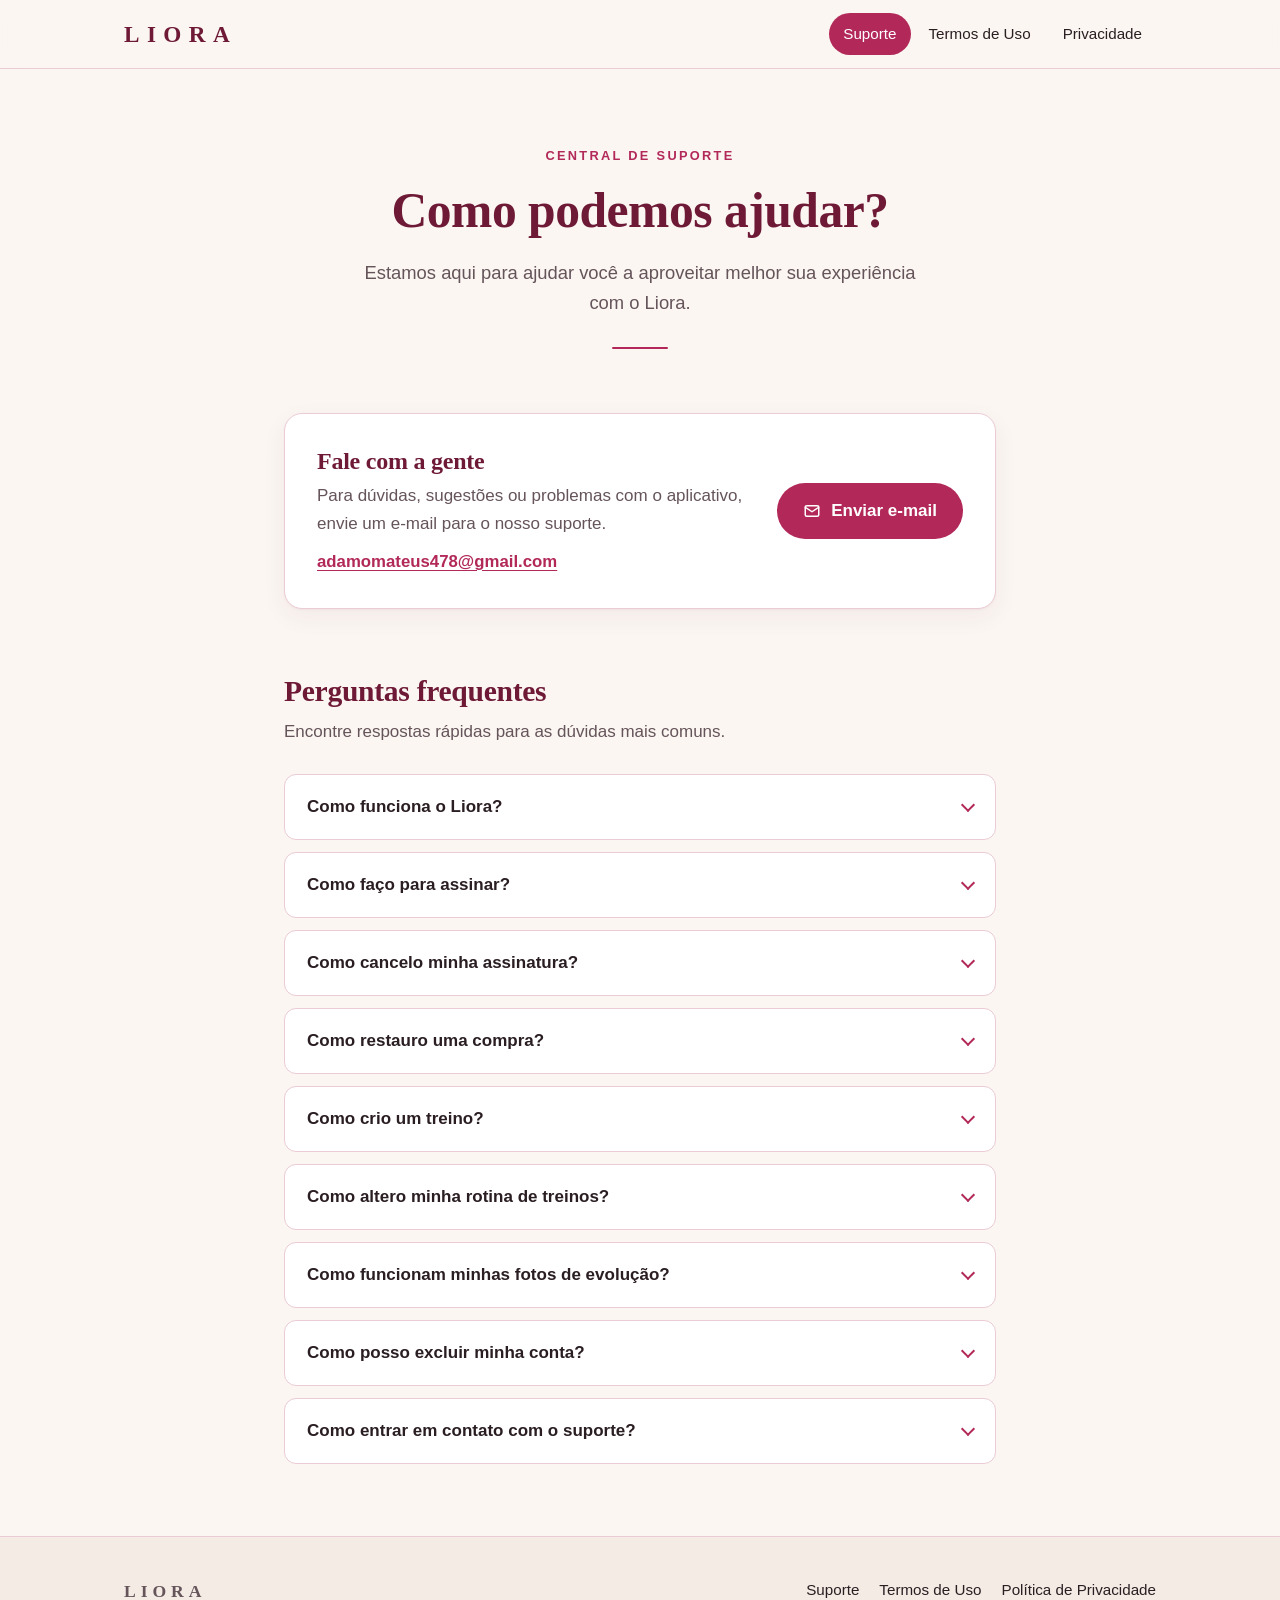
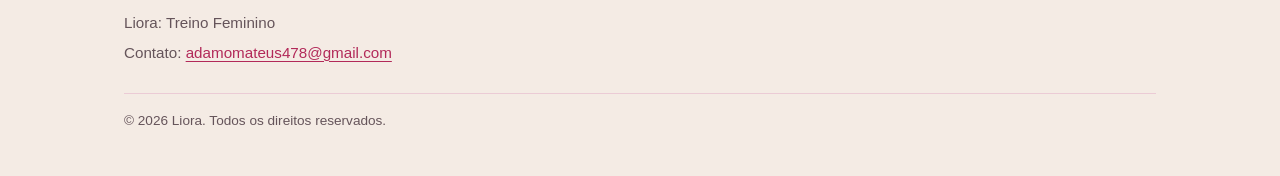
<file: index.html>
<!DOCTYPE html>
<html lang="pt-BR">
<head>
  <meta charset="UTF-8">
  <meta name="viewport" content="width=device-width, initial-scale=1">
  <title>Suporte | Liora: Treino Feminino</title>
  <meta name="description" content="Central de suporte do Liora: Treino Feminino. Tire dúvidas sobre assinatura, cancelamento, restauração de compras, treinos, fotos de evolução e conta.">
  <meta name="theme-color" content="#FBF6F2">
  <link rel="icon" href="assets/favicon.svg" type="image/svg+xml">
  <link rel="stylesheet" href="css/style.css">
</head>
<body>
  <a class="skip-link" href="#conteudo">Pular para o conteúdo</a>

  <header class="site-header">
    <div class="container">
      <a class="brand" href="index.html" aria-label="Liora — página inicial de suporte">LIORA</a>
      <nav class="site-nav" aria-label="Navegação principal">
        <ul>
          <li><a href="index.html" aria-current="page">Suporte</a></li>
          <li><a href="termos.html">Termos de Uso</a></li>
          <li><a href="privacidade.html">Privacidade</a></li>
        </ul>
      </nav>
    </div>
  </header>

  <main id="conteudo">
    <section class="hero" aria-labelledby="titulo-pagina">
      <div class="container container--text">
        <p class="eyebrow">Central de suporte</p>
        <h1 id="titulo-pagina">Como podemos ajudar?</h1>
        <p class="lead">Estamos aqui para ajudar você a aproveitar melhor sua experiência com o Liora.</p>
        <hr class="divider">
      </div>
    </section>

    <div class="container container--text">
      <section class="contact-card" aria-labelledby="titulo-contato">
        <div>
          <h2 id="titulo-contato">Fale com a gente</h2>
          <p>Para dúvidas, sugestões ou problemas com o aplicativo, envie um e-mail para o nosso suporte.</p>
          <a class="contact-email" href="mailto:adamomateus478@gmail.com">adamomateus478@gmail.com</a>
        </div>
        <a class="button" href="mailto:adamomateus478@gmail.com?subject=Suporte%20Liora">
          <svg viewBox="0 0 24 24" fill="none" stroke="currentColor" stroke-width="2" stroke-linecap="round" stroke-linejoin="round" aria-hidden="true" focusable="false"><rect x="3" y="5" width="18" height="14" rx="2"/><path d="m3 7 9 6 9-6"/></svg>
          Enviar e-mail
        </a>
      </section>

      <section class="section" aria-labelledby="titulo-faq">
        <h2 class="section-title" id="titulo-faq">Perguntas frequentes</h2>
        <p class="section-intro">Encontre respostas rápidas para as dúvidas mais comuns.</p>

        <div class="faq">
          <details>
            <summary>Como funciona o Liora?</summary>
            <div class="answer">
              <p>O Liora é um aplicativo de treinos femininos para iPhone. A partir dos seus objetivos, nível de experiência, local de treino, equipamentos e dias disponíveis, ele monta um plano semanal de treinos. Você também pode criar seus próprios treinos e registrar séries, repetições e cargas para acompanhar sua evolução ao longo do tempo.</p>
              <p>Você também pode registrar fotografias privadas de evolução e comparar imagens de datas diferentes.</p>
              <p>O acesso ao aplicativo é feito mediante assinatura, e seus dados ficam vinculados à sua conta, criada com login da Apple ou do Google. O Liora é destinado a pessoas com 18 anos ou mais.</p>
            </div>
          </details>

          <details>
            <summary>Como faço para assinar?</summary>
            <div class="answer">
              <p>O Liora oferece assinaturas nos planos mensal e anual, contratadas diretamente pelo aplicativo no iPhone. As opções disponíveis são apresentadas no próprio app.</p>
              <p>O pagamento é processado pela Apple, por meio da sua Apple Account. O valor de cada plano é exibido pela Apple no momento da compra e pode variar conforme o país.</p>
              <p>As assinaturas são renovadas automaticamente ao fim de cada período, a menos que sejam canceladas com antecedência nos ajustes da sua Apple Account.</p>
            </div>
          </details>

          <details>
            <summary>Como cancelo minha assinatura?</summary>
            <div class="answer">
              <p>As assinaturas feitas pelo iPhone são gerenciadas pela Apple. Por isso, o cancelamento é feito nos ajustes do seu dispositivo, e não dentro do Liora:</p>
              <ol>
                <li>Abra o app <span class="path">Ajustes</span> no iPhone.</li>
                <li>Toque no seu nome (<span class="path">Apple Account</span>).</li>
                <li>Toque em <span class="path">Assinaturas</span>.</li>
                <li>Selecione <span class="path">Liora</span> e toque em <span class="path">Cancelar assinatura</span>.</li>
              </ol>
              <p>No Liora, o atalho <span class="path">Perfil → Assinatura → Gerenciar assinatura</span> abre a mesma tela da Apple.</p>
              <p>Os nomes e o caminho podem variar conforme a versão do iOS. Após o cancelamento, o acesso normalmente permanece ativo até o fim do período já pago.</p>
              <p>Excluir o aplicativo ou a sua conta no Liora <strong>não</strong> cancela automaticamente a assinatura na Apple.</p>
            </div>
          </details>

          <details>
            <summary>Como restauro uma compra?</summary>
            <div class="answer">
              <p>Se você já assinou o Liora e trocou de aparelho ou reinstalou o aplicativo, toque em <span class="path">Restaurar compras</span>. A opção aparece na tela de assinatura e também em <span class="path">Perfil → Assinatura → Restaurar compras</span>.</p>
              <p>Certifique-se de estar conectada à mesma Apple Account usada na compra original. Se a restauração não funcionar, entre em contato com o suporte pelo e-mail informado nesta página.</p>
            </div>
          </details>

          <details>
            <summary>Como crio um treino?</summary>
            <div class="answer">
              <ol>
                <li>Abra a aba <span class="path">Criar</span>.</li>
                <li>Toque em <span class="path">Criar treino</span>.</li>
                <li>Informe o <span class="path">Nome do treino</span> e toque em <span class="path">Adicionar exercícios</span>.</li>
                <li>Ajuste séries, repetições e descanso de cada exercício e toque em <span class="path">Salvar</span>.</li>
              </ol>
              <p>Seus treinos ficam em <span class="path">Meus treinos criados</span>, na aba <span class="path">Criar</span>. Para alterar ou remover um treino, toque no botão de opções ao lado dele e escolha <span class="path">Editar</span> ou <span class="path">Excluir treino</span>. Os treinos já realizados continuam no histórico.</p>
            </div>
          </details>

          <details>
            <summary>Como altero minha rotina de treinos?</summary>
            <div class="answer">
              <p><strong>Para montar sua própria rotina:</strong> abra a aba <span class="path">Criar</span> e toque em <span class="path">Montar minha rotina</span>. Escolha qual treino fazer em cada dia da semana (ou deixe como <span class="path">Dia de descanso</span>) e toque em <span class="path">Salvar</span>. Se quiser que a mudança valha já para a semana atual, ative <span class="path">Aplicar também nesta semana</span>.</p>
              <p><strong>Para ajustar o plano montado pelo Liora:</strong> abra a aba <span class="path">Perfil</span>. Em <span class="path">Seu plano atual</span>, altere objetivo, nível de experiência, frequência semanal, local de treino e equipamentos. Em <span class="path">Preferências do aplicativo → Dias de treino</span>, escolha os dias da semana.</p>
              <p>Para voltar ao plano automático depois de montar uma rotina própria, use a opção <span class="path">Usar o plano do Liora</span> em <span class="path">Montar minha rotina</span>.</p>
            </div>
          </details>

          <details>
            <summary>Como funcionam minhas fotos de evolução?</summary>
            <div class="answer">
              <p>O diário de fotos é opcional. Na aba <span class="path">Evolução</span>, abra <span class="path">Fotos</span> para adicionar uma imagem da fototeca ou tirar uma foto na hora, escolher a data do registro e comparar fotos de datas diferentes.</p>
              <p>As fotos fazem parte da área privada da sua conta, não são exibidas publicamente e são sincronizadas com a sua conta, com limite de 12 fotos. Para mais detalhes, consulte a nossa <a href="privacidade.html#fotografias">Política de Privacidade</a>.</p>
              <p><strong>Para excluir uma foto:</strong> em <span class="path">Evolução → Fotos</span>, toque na foto, depois em <span class="path">Excluir foto</span>, e confirme. A foto é removida do seu diário no iPhone e na nuvem. Se você estiver sem conexão, a remoção na nuvem é concluída na próxima sincronização.</p>
            </div>
          </details>

          <details>
            <summary>Como posso excluir minha conta?</summary>
            <div class="answer">
              <ol>
                <li>Abra a aba <span class="path">Perfil</span>.</li>
                <li>Na seção <span class="path">Conta</span>, toque em <span class="path">Excluir conta</span>.</li>
                <li>Confirme tocando novamente em <span class="path">Excluir conta</span>.</li>
              </ol>
              <p>Se você não tiver uma assinatura ativa, a opção <span class="path">Excluir conta</span> também aparece na tela de assinatura.</p>
              <p>A exclusão remove sua conta, seus dados sincronizados (como os treinos), suas fotos de evolução na nuvem e os dados da conta salvos no iPhone. Se você entrou com a Apple, o Liora também pede à Apple que revogue o acesso do app à sua conta Apple. Caso isso não seja possível, o app oferece a opção <span class="path">Continuar com a exclusão</span>. Nesse caso, você pode remover o Liora manualmente em <span class="path">Ajustes → Apple Account → Iniciar Sessão com a Apple</span>.</p>
              <p>Você também pode solicitar a exclusão da sua conta e dos dados associados pelo e-mail <a href="mailto:adamomateus478@gmail.com?subject=Exclus%C3%A3o%20de%20conta%20Liora">adamomateus478@gmail.com</a>, enviando a mensagem a partir do e-mail vinculado à sua conta ou informando o método de login utilizado (Apple ou Google).</p>
              <p>Lembre-se: a exclusão da conta não cancela a assinatura na Apple. Para evitar novas cobranças, cancele a assinatura em <span class="path">Ajustes → Apple Account → Assinaturas</span>.</p>
            </div>
          </details>

          <details>
            <summary>Como entrar em contato com o suporte?</summary>
            <div class="answer">
              <p>O atendimento é feito por e-mail, pelo endereço <a href="mailto:adamomateus478@gmail.com">adamomateus478@gmail.com</a>.</p>
              <p>Para agilizar a análise, descreva o problema com o máximo de detalhes possível e, se puder, informe o modelo do iPhone, a versão do iOS e o método de login utilizado (Apple ou Google). Não envie senhas ou dados de cartão por e-mail.</p>
            </div>
          </details>
        </div>
      </section>
    </div>
  </main>

  <footer class="site-footer">
    <div class="container">
      <div>
        <p class="footer-brand">LIORA</p>
        <p>Liora: Treino Feminino</p>
        <p>Contato: <a href="mailto:adamomateus478@gmail.com">adamomateus478@gmail.com</a></p>
      </div>
      <nav class="footer-nav" aria-label="Links do rodapé">
        <ul>
          <li><a href="index.html">Suporte</a></li>
          <li><a href="termos.html">Termos de Uso</a></li>
          <li><a href="privacidade.html">Política de Privacidade</a></li>
        </ul>
      </nav>
      <p class="footer-copy">© 2026 Liora. Todos os direitos reservados.</p>
    </div>
  </footer>
</body>
</html>
</file>
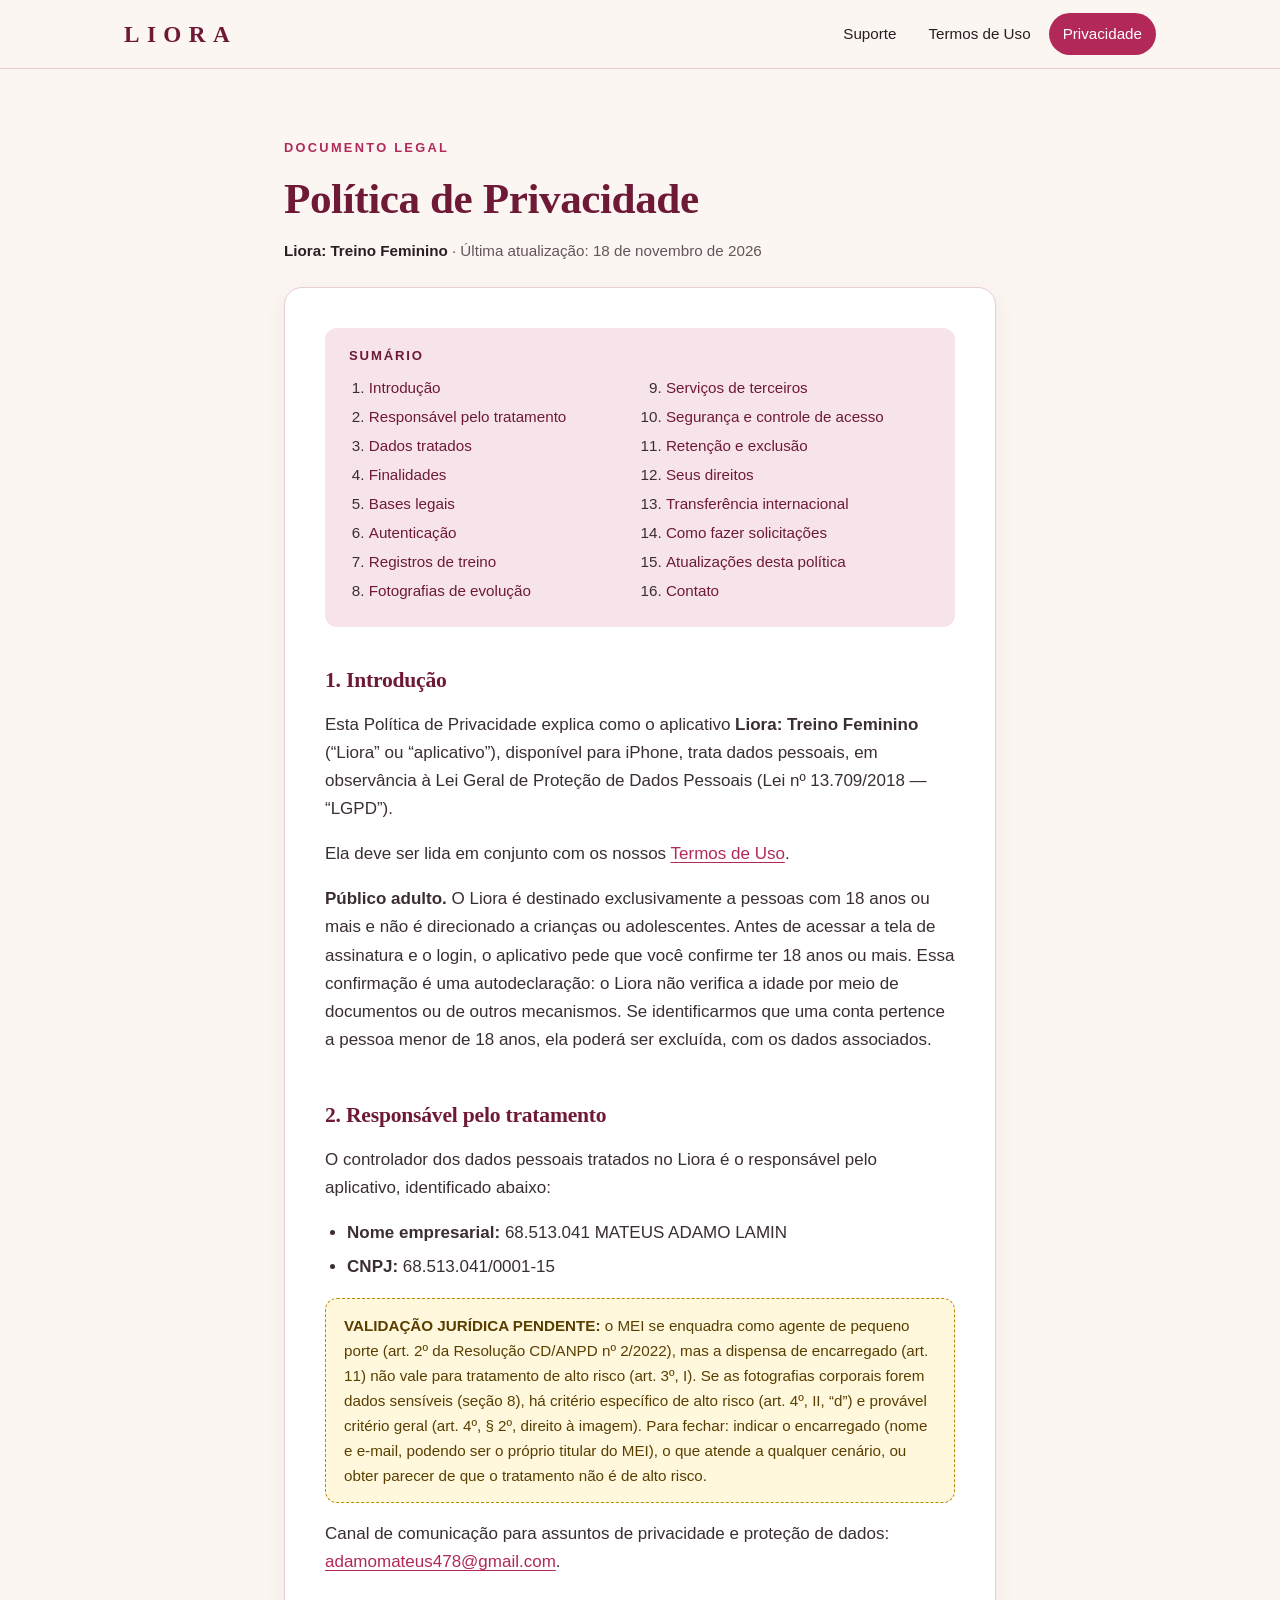
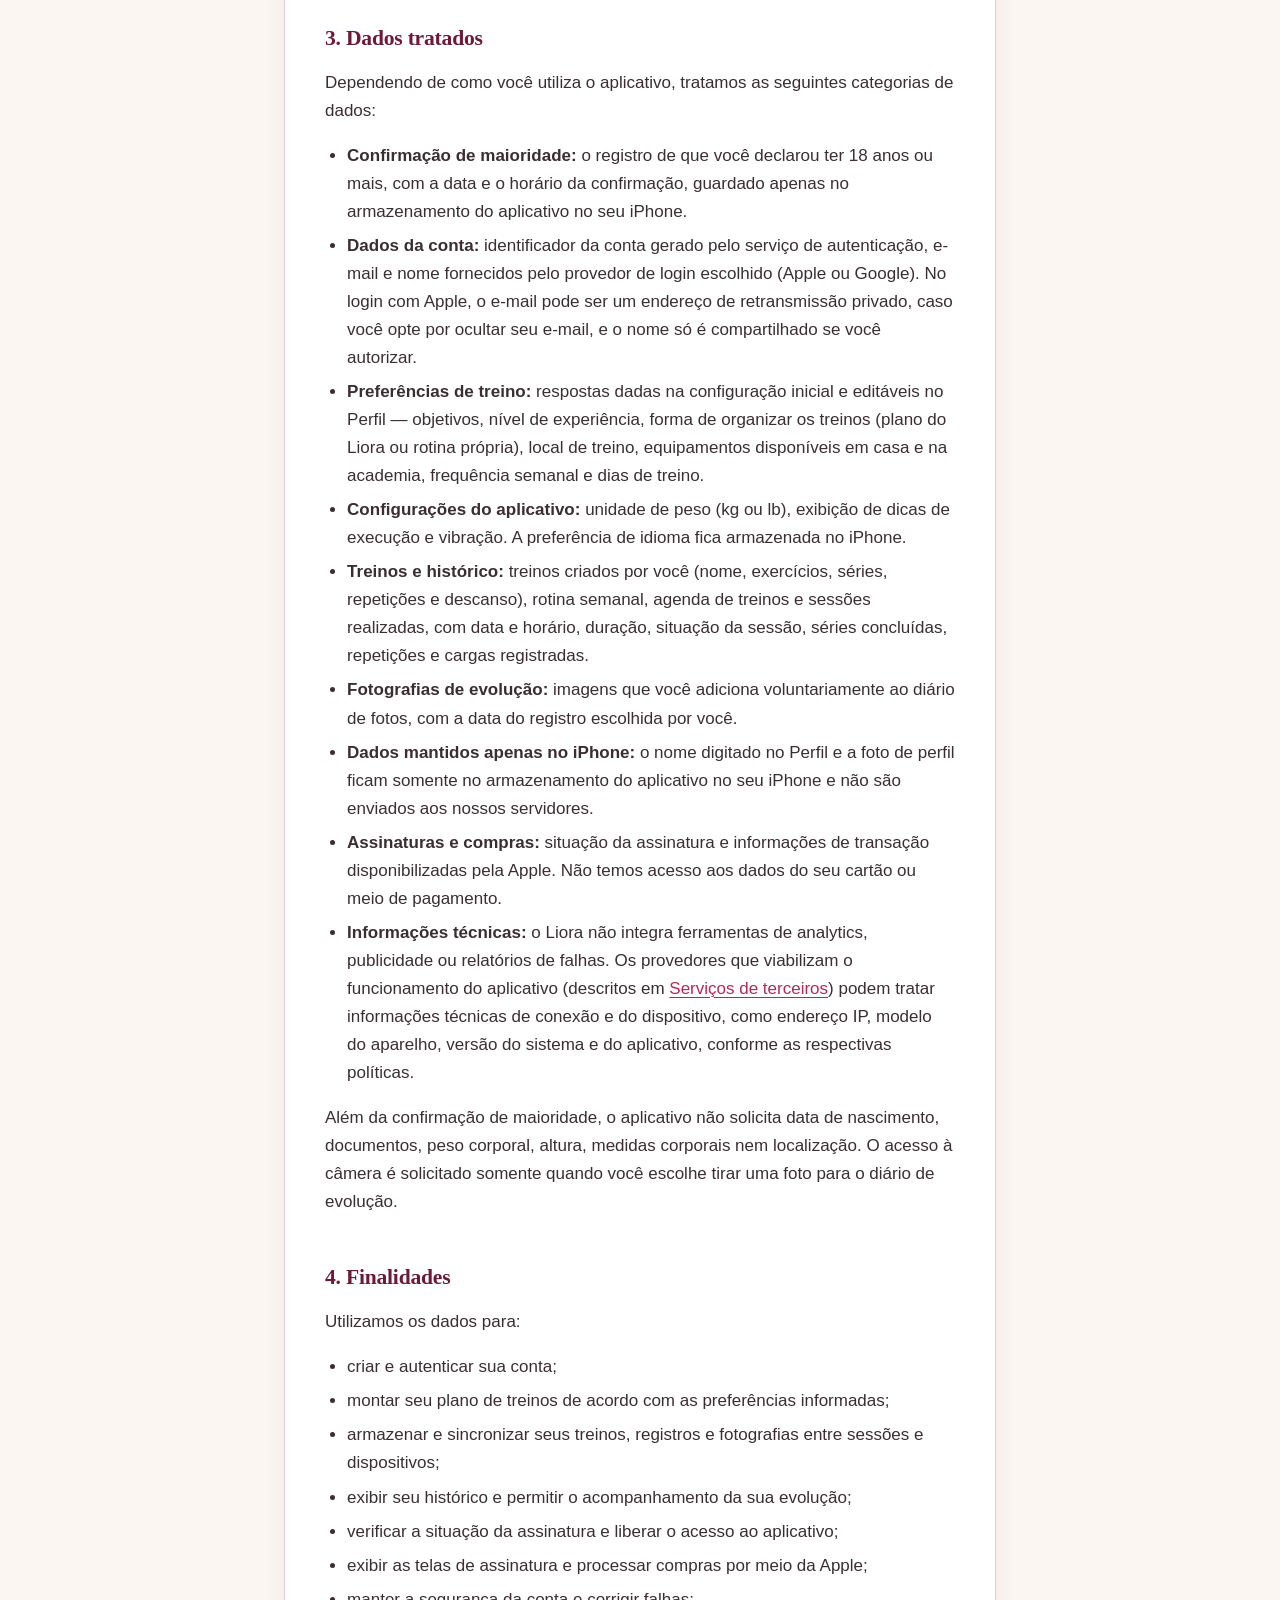
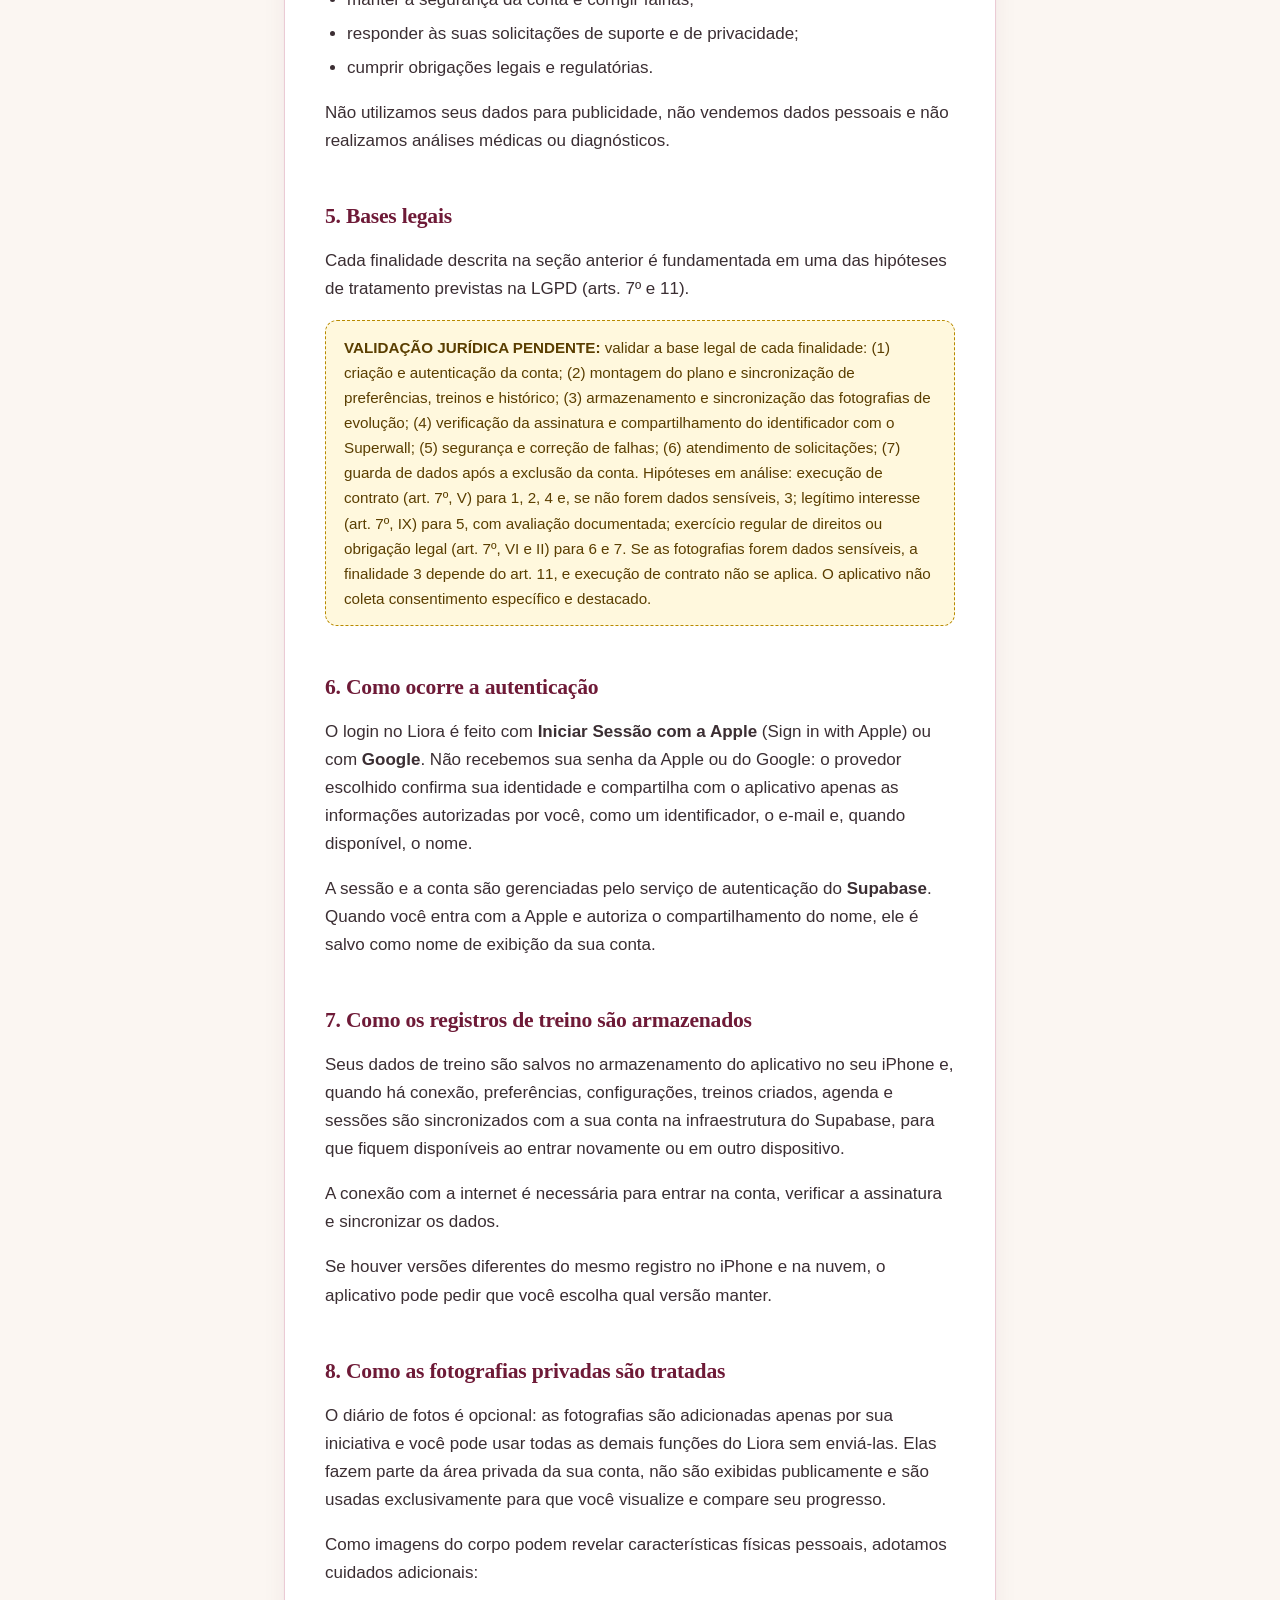
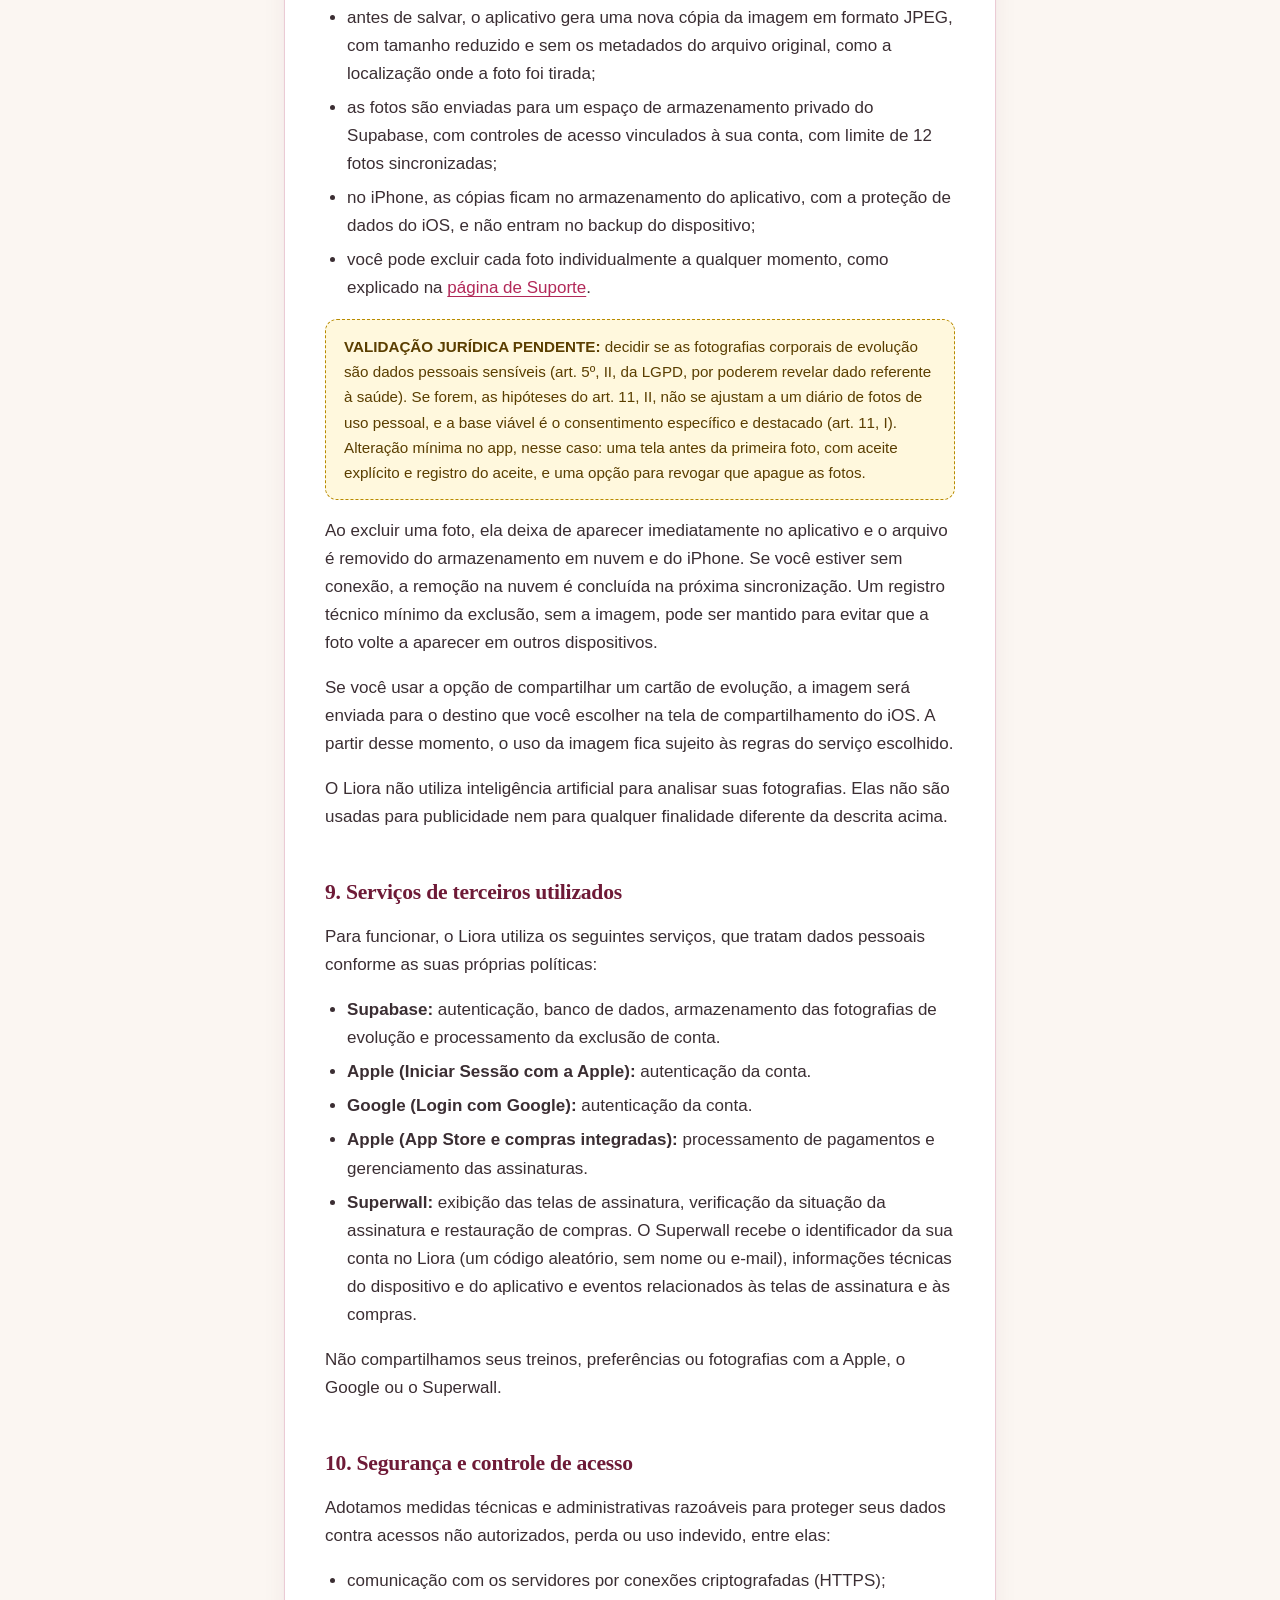
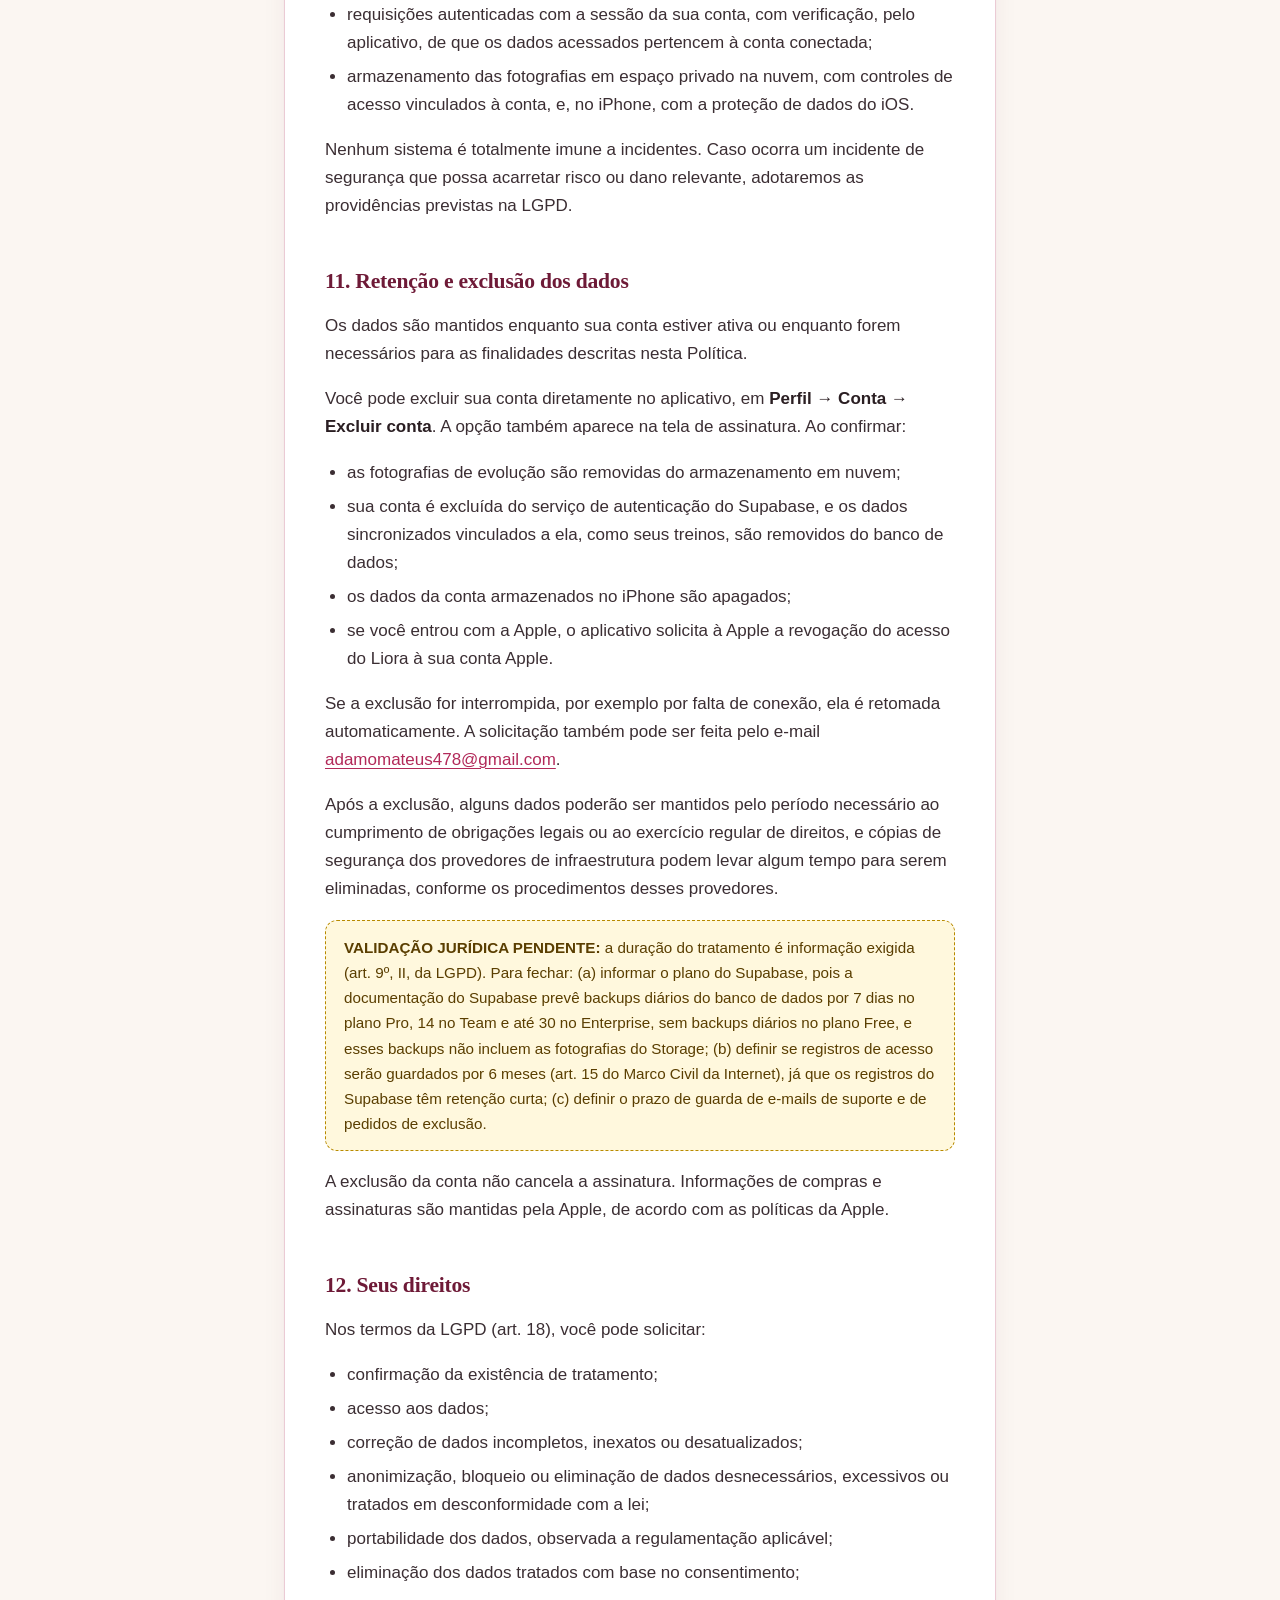
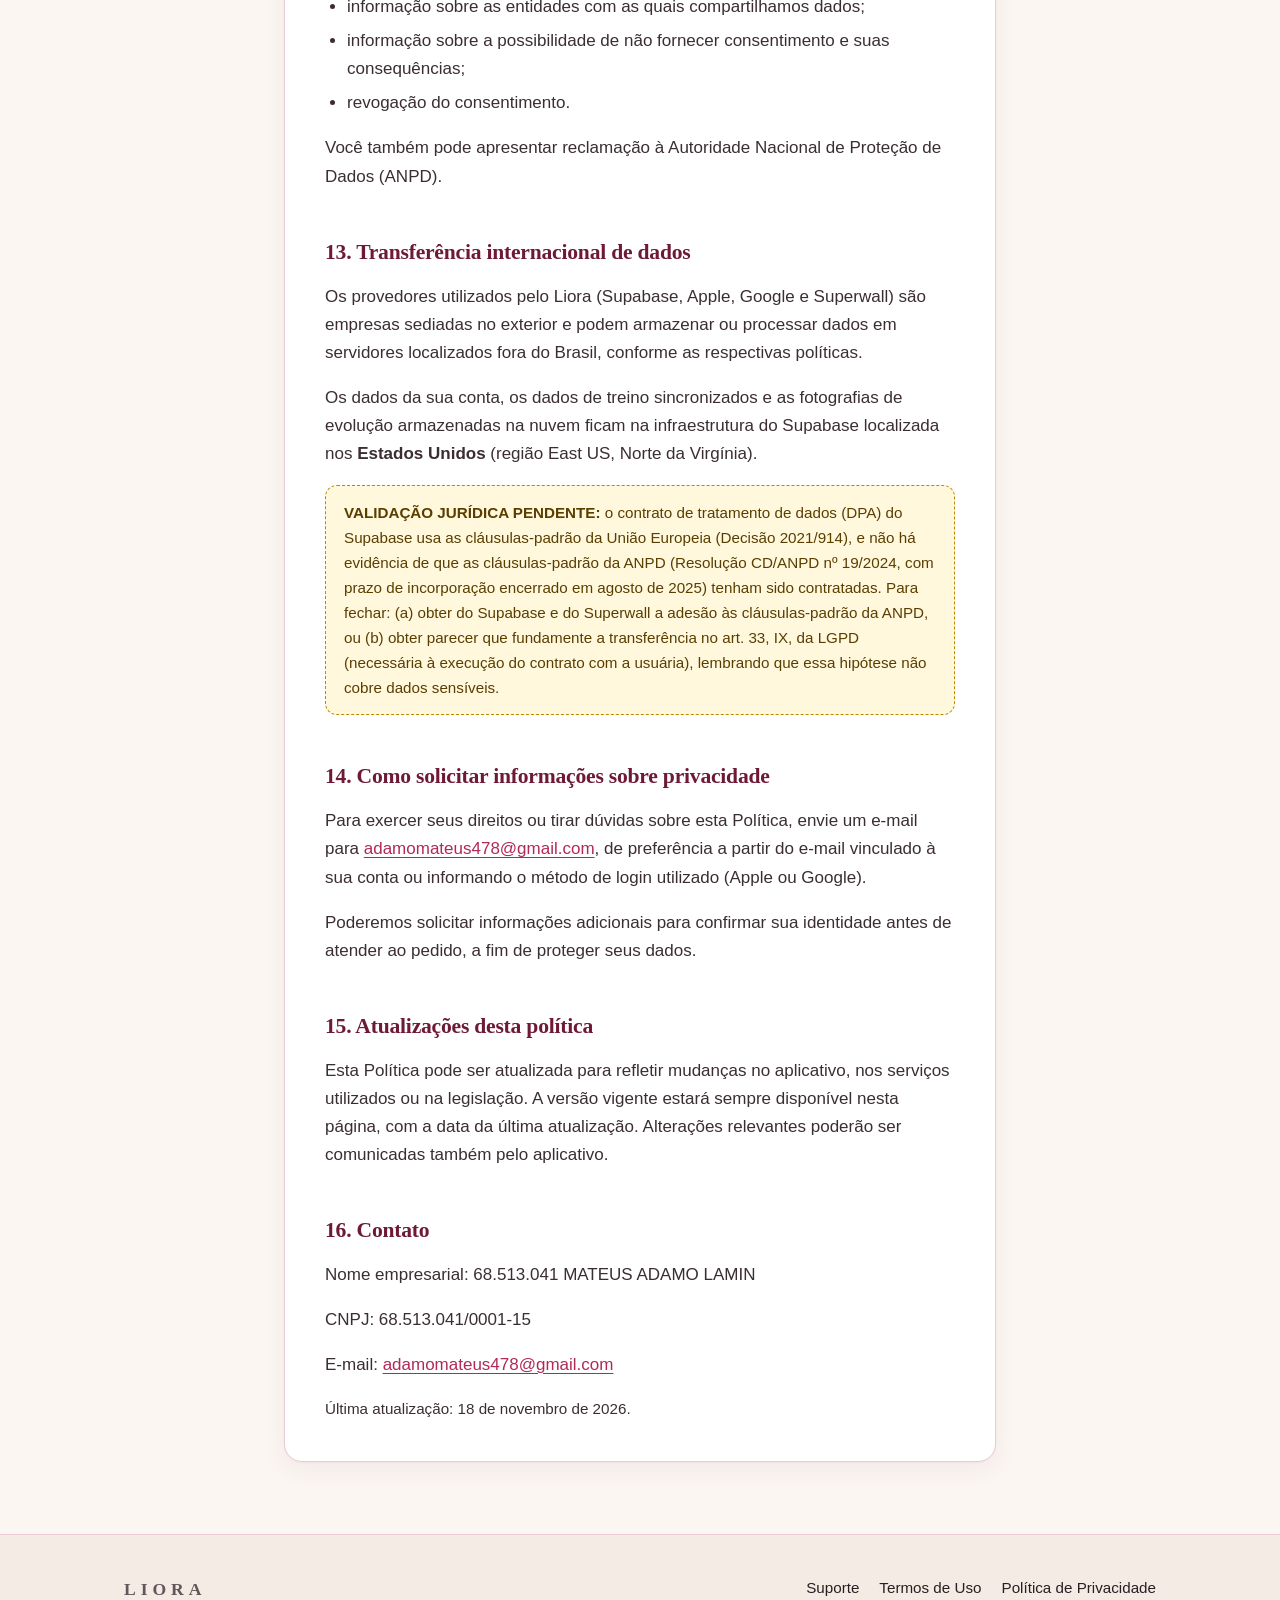
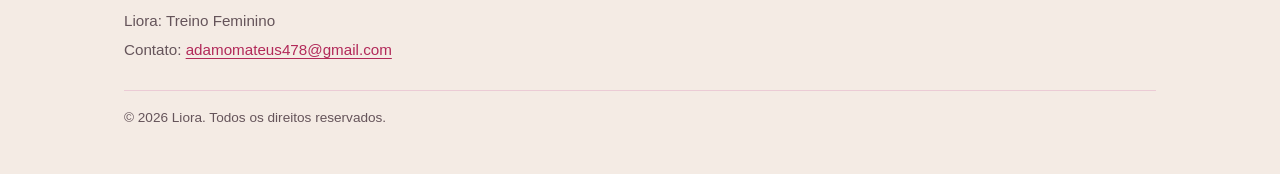
<file: privacidade.html>
<!DOCTYPE html>
<html lang="pt-BR">
<head>
  <meta charset="UTF-8">
  <meta name="viewport" content="width=device-width, initial-scale=1">
  <title>Política de Privacidade | Liora: Treino Feminino</title>
  <meta name="description" content="Política de Privacidade do Liora: Treino Feminino. Saiba quais dados são tratados, para quais finalidades, com quais serviços e como exercer seus direitos.">
  <meta name="theme-color" content="#FBF6F2">
  <link rel="icon" href="assets/favicon.svg" type="image/svg+xml">
  <link rel="stylesheet" href="css/style.css">
</head>
<body>
  <a class="skip-link" href="#conteudo">Pular para o conteúdo</a>

  <header class="site-header">
    <div class="container">
      <a class="brand" href="index.html" aria-label="Liora — página inicial de suporte">LIORA</a>
      <nav class="site-nav" aria-label="Navegação principal">
        <ul>
          <li><a href="index.html">Suporte</a></li>
          <li><a href="termos.html">Termos de Uso</a></li>
          <li><a href="privacidade.html" aria-current="page">Privacidade</a></li>
        </ul>
      </nav>
    </div>
  </header>

  <main id="conteudo">
    <div class="container container--text">
      <header class="doc-header">
        <p class="eyebrow">Documento legal</p>
        <h1>Política de Privacidade</h1>
        <p class="doc-meta"><strong>Liora: Treino Feminino</strong> · Última atualização: <time datetime="2026-11-18">18 de novembro de 2026</time></p>
      </header>

      <article class="doc">
        <nav class="toc" aria-labelledby="titulo-sumario">
          <h2 id="titulo-sumario">Sumário</h2>
          <ol>
            <li><a href="#introducao">Introdução</a></li>
            <li><a href="#controlador">Responsável pelo tratamento</a></li>
            <li><a href="#dados">Dados tratados</a></li>
            <li><a href="#finalidades">Finalidades</a></li>
            <li><a href="#bases-legais">Bases legais</a></li>
            <li><a href="#autenticacao">Autenticação</a></li>
            <li><a href="#treinos">Registros de treino</a></li>
            <li><a href="#fotografias">Fotografias de evolução</a></li>
            <li><a href="#terceiros">Serviços de terceiros</a></li>
            <li><a href="#seguranca">Segurança e controle de acesso</a></li>
            <li><a href="#retencao">Retenção e exclusão</a></li>
            <li><a href="#direitos">Seus direitos</a></li>
            <li><a href="#transferencia">Transferência internacional</a></li>
            <li><a href="#solicitacoes">Como fazer solicitações</a></li>
            <li><a href="#atualizacoes">Atualizações desta política</a></li>
            <li><a href="#contato">Contato</a></li>
          </ol>
        </nav>

        <h2 id="introducao">1. Introdução</h2>
        <p>Esta Política de Privacidade explica como o aplicativo <strong>Liora: Treino Feminino</strong> (“Liora” ou “aplicativo”), disponível para iPhone, trata dados pessoais, em observância à Lei Geral de Proteção de Dados Pessoais (Lei nº 13.709/2018 — “LGPD”).</p>
        <p>Ela deve ser lida em conjunto com os nossos <a href="termos.html">Termos de Uso</a>.</p>
        <p><strong>Público adulto.</strong> O Liora é destinado exclusivamente a pessoas com 18 anos ou mais e não é direcionado a crianças ou adolescentes. Antes de acessar a tela de assinatura e o login, o aplicativo pede que você confirme ter 18 anos ou mais. Essa confirmação é uma autodeclaração: o Liora não verifica a idade por meio de documentos ou de outros mecanismos. Se identificarmos que uma conta pertence a pessoa menor de 18 anos, ela poderá ser excluída, com os dados associados.</p>

        <h2 id="controlador">2. Responsável pelo tratamento</h2>
        <p>O controlador dos dados pessoais tratados no Liora é o responsável pelo aplicativo, identificado abaixo:</p>
        <ul>
          <li><strong>Nome empresarial:</strong> 68.513.041 MATEUS ADAMO LAMIN</li>
          <li><strong>CNPJ:</strong> 68.513.041/0001-15</li>
        </ul>
        <div class="revisar-bloco">
          <p><strong>VALIDAÇÃO JURÍDICA PENDENTE:</strong> o MEI se enquadra como agente de pequeno porte (art. 2º da Resolução CD/ANPD nº 2/2022), mas a dispensa de encarregado (art. 11) não vale para tratamento de alto risco (art. 3º, I). Se as fotografias corporais forem dados sensíveis (seção 8), há critério específico de alto risco (art. 4º, II, “d”) e provável critério geral (art. 4º, § 2º, direito à imagem). Para fechar: indicar o encarregado (nome e e-mail, podendo ser o próprio titular do MEI), o que atende a qualquer cenário, ou obter parecer de que o tratamento não é de alto risco.</p>
        </div>
        <p>Canal de comunicação para assuntos de privacidade e proteção de dados: <a href="mailto:adamomateus478@gmail.com?subject=Privacidade%20Liora">adamomateus478@gmail.com</a>.</p>

        <h2 id="dados">3. Dados tratados</h2>
        <p>Dependendo de como você utiliza o aplicativo, tratamos as seguintes categorias de dados:</p>
        <ul>
          <li><strong>Confirmação de maioridade:</strong> o registro de que você declarou ter 18 anos ou mais, com a data e o horário da confirmação, guardado apenas no armazenamento do aplicativo no seu iPhone.</li>
          <li><strong>Dados da conta:</strong> identificador da conta gerado pelo serviço de autenticação, e-mail e nome fornecidos pelo provedor de login escolhido (Apple ou Google). No login com Apple, o e-mail pode ser um endereço de retransmissão privado, caso você opte por ocultar seu e-mail, e o nome só é compartilhado se você autorizar.</li>
          <li><strong>Preferências de treino:</strong> respostas dadas na configuração inicial e editáveis no Perfil — objetivos, nível de experiência, forma de organizar os treinos (plano do Liora ou rotina própria), local de treino, equipamentos disponíveis em casa e na academia, frequência semanal e dias de treino.</li>
          <li><strong>Configurações do aplicativo:</strong> unidade de peso (kg ou lb), exibição de dicas de execução e vibração. A preferência de idioma fica armazenada no iPhone.</li>
          <li><strong>Treinos e histórico:</strong> treinos criados por você (nome, exercícios, séries, repetições e descanso), rotina semanal, agenda de treinos e sessões realizadas, com data e horário, duração, situação da sessão, séries concluídas, repetições e cargas registradas.</li>
          <li><strong>Fotografias de evolução:</strong> imagens que você adiciona voluntariamente ao diário de fotos, com a data do registro escolhida por você.</li>
          <li><strong>Dados mantidos apenas no iPhone:</strong> o nome digitado no Perfil e a foto de perfil ficam somente no armazenamento do aplicativo no seu iPhone e não são enviados aos nossos servidores.</li>
          <li><strong>Assinaturas e compras:</strong> situação da assinatura e informações de transação disponibilizadas pela Apple. Não temos acesso aos dados do seu cartão ou meio de pagamento.</li>
          <li><strong>Informações técnicas:</strong> o Liora não integra ferramentas de analytics, publicidade ou relatórios de falhas. Os provedores que viabilizam o funcionamento do aplicativo (descritos em <a href="#terceiros">Serviços de terceiros</a>) podem tratar informações técnicas de conexão e do dispositivo, como endereço IP, modelo do aparelho, versão do sistema e do aplicativo, conforme as respectivas políticas.</li>
        </ul>
        <p>Além da confirmação de maioridade, o aplicativo não solicita data de nascimento, documentos, peso corporal, altura, medidas corporais nem localização. O acesso à câmera é solicitado somente quando você escolhe tirar uma foto para o diário de evolução.</p>

        <h2 id="finalidades">4. Finalidades</h2>
        <p>Utilizamos os dados para:</p>
        <ul>
          <li>criar e autenticar sua conta;</li>
          <li>montar seu plano de treinos de acordo com as preferências informadas;</li>
          <li>armazenar e sincronizar seus treinos, registros e fotografias entre sessões e dispositivos;</li>
          <li>exibir seu histórico e permitir o acompanhamento da sua evolução;</li>
          <li>verificar a situação da assinatura e liberar o acesso ao aplicativo;</li>
          <li>exibir as telas de assinatura e processar compras por meio da Apple;</li>
          <li>manter a segurança da conta e corrigir falhas;</li>
          <li>responder às suas solicitações de suporte e de privacidade;</li>
          <li>cumprir obrigações legais e regulatórias.</li>
        </ul>
        <p>Não utilizamos seus dados para publicidade, não vendemos dados pessoais e não realizamos análises médicas ou diagnósticos.</p>

        <h2 id="bases-legais">5. Bases legais</h2>
        <p>Cada finalidade descrita na seção anterior é fundamentada em uma das hipóteses de tratamento previstas na LGPD (arts. 7º e 11).</p>
        <div class="revisar-bloco">
          <p><strong>VALIDAÇÃO JURÍDICA PENDENTE:</strong> validar a base legal de cada finalidade: (1) criação e autenticação da conta; (2) montagem do plano e sincronização de preferências, treinos e histórico; (3) armazenamento e sincronização das fotografias de evolução; (4) verificação da assinatura e compartilhamento do identificador com o Superwall; (5) segurança e correção de falhas; (6) atendimento de solicitações; (7) guarda de dados após a exclusão da conta. Hipóteses em análise: execução de contrato (art. 7º, V) para 1, 2, 4 e, se não forem dados sensíveis, 3; legítimo interesse (art. 7º, IX) para 5, com avaliação documentada; exercício regular de direitos ou obrigação legal (art. 7º, VI e II) para 6 e 7. Se as fotografias forem dados sensíveis, a finalidade 3 depende do art. 11, e execução de contrato não se aplica. O aplicativo não coleta consentimento específico e destacado.</p>
        </div>

        <h2 id="autenticacao">6. Como ocorre a autenticação</h2>
        <p>O login no Liora é feito com <strong>Iniciar Sessão com a Apple</strong> (Sign in with Apple) ou com <strong>Google</strong>. Não recebemos sua senha da Apple ou do Google: o provedor escolhido confirma sua identidade e compartilha com o aplicativo apenas as informações autorizadas por você, como um identificador, o e-mail e, quando disponível, o nome.</p>
        <p>A sessão e a conta são gerenciadas pelo serviço de autenticação do <strong>Supabase</strong>. Quando você entra com a Apple e autoriza o compartilhamento do nome, ele é salvo como nome de exibição da sua conta.</p>

        <h2 id="treinos">7. Como os registros de treino são armazenados</h2>
        <p>Seus dados de treino são salvos no armazenamento do aplicativo no seu iPhone e, quando há conexão, preferências, configurações, treinos criados, agenda e sessões são sincronizados com a sua conta na infraestrutura do Supabase, para que fiquem disponíveis ao entrar novamente ou em outro dispositivo.</p>
        <p>A conexão com a internet é necessária para entrar na conta, verificar a assinatura e sincronizar os dados.</p>
        <p>Se houver versões diferentes do mesmo registro no iPhone e na nuvem, o aplicativo pode pedir que você escolha qual versão manter.</p>

        <h2 id="fotografias">8. Como as fotografias privadas são tratadas</h2>
        <p>O diário de fotos é opcional: as fotografias são adicionadas apenas por sua iniciativa e você pode usar todas as demais funções do Liora sem enviá-las. Elas fazem parte da área privada da sua conta, não são exibidas publicamente e são usadas exclusivamente para que você visualize e compare seu progresso.</p>
        <p>Como imagens do corpo podem revelar características físicas pessoais, adotamos cuidados adicionais:</p>
        <ul>
          <li>antes de salvar, o aplicativo gera uma nova cópia da imagem em formato JPEG, com tamanho reduzido e sem os metadados do arquivo original, como a localização onde a foto foi tirada;</li>
          <li>as fotos são enviadas para um espaço de armazenamento privado do Supabase, com controles de acesso vinculados à sua conta, com limite de 12 fotos sincronizadas;</li>
          <li>no iPhone, as cópias ficam no armazenamento do aplicativo, com a proteção de dados do iOS, e não entram no backup do dispositivo;</li>
          <li>você pode excluir cada foto individualmente a qualquer momento, como explicado na <a href="index.html">página de Suporte</a>.</li>
        </ul>
        <div class="revisar-bloco">
          <p><strong>VALIDAÇÃO JURÍDICA PENDENTE:</strong> decidir se as fotografias corporais de evolução são dados pessoais sensíveis (art. 5º, II, da LGPD, por poderem revelar dado referente à saúde). Se forem, as hipóteses do art. 11, II, não se ajustam a um diário de fotos de uso pessoal, e a base viável é o consentimento específico e destacado (art. 11, I). Alteração mínima no app, nesse caso: uma tela antes da primeira foto, com aceite explícito e registro do aceite, e uma opção para revogar que apague as fotos.</p>
        </div>
        <p>Ao excluir uma foto, ela deixa de aparecer imediatamente no aplicativo e o arquivo é removido do armazenamento em nuvem e do iPhone. Se você estiver sem conexão, a remoção na nuvem é concluída na próxima sincronização. Um registro técnico mínimo da exclusão, sem a imagem, pode ser mantido para evitar que a foto volte a aparecer em outros dispositivos.</p>
        <p>Se você usar a opção de compartilhar um cartão de evolução, a imagem será enviada para o destino que você escolher na tela de compartilhamento do iOS. A partir desse momento, o uso da imagem fica sujeito às regras do serviço escolhido.</p>
        <p>O Liora não utiliza inteligência artificial para analisar suas fotografias. Elas não são usadas para publicidade nem para qualquer finalidade diferente da descrita acima.</p>

        <h2 id="terceiros">9. Serviços de terceiros utilizados</h2>
        <p>Para funcionar, o Liora utiliza os seguintes serviços, que tratam dados pessoais conforme as suas próprias políticas:</p>
        <ul>
          <li><strong>Supabase:</strong> autenticação, banco de dados, armazenamento das fotografias de evolução e processamento da exclusão de conta.</li>
          <li><strong>Apple (Iniciar Sessão com a Apple):</strong> autenticação da conta.</li>
          <li><strong>Google (Login com Google):</strong> autenticação da conta.</li>
          <li><strong>Apple (App Store e compras integradas):</strong> processamento de pagamentos e gerenciamento das assinaturas.</li>
          <li><strong>Superwall:</strong> exibição das telas de assinatura, verificação da situação da assinatura e restauração de compras. O Superwall recebe o identificador da sua conta no Liora (um código aleatório, sem nome ou e-mail), informações técnicas do dispositivo e do aplicativo e eventos relacionados às telas de assinatura e às compras.</li>
        </ul>
        <p>Não compartilhamos seus treinos, preferências ou fotografias com a Apple, o Google ou o Superwall.</p>

        <h2 id="seguranca">10. Segurança e controle de acesso</h2>
        <p>Adotamos medidas técnicas e administrativas razoáveis para proteger seus dados contra acessos não autorizados, perda ou uso indevido, entre elas:</p>
        <ul>
          <li>comunicação com os servidores por conexões criptografadas (HTTPS);</li>
          <li>requisições autenticadas com a sessão da sua conta, com verificação, pelo aplicativo, de que os dados acessados pertencem à conta conectada;</li>
          <li>armazenamento das fotografias em espaço privado na nuvem, com controles de acesso vinculados à conta, e, no iPhone, com a proteção de dados do iOS.</li>
        </ul>
        <p>Nenhum sistema é totalmente imune a incidentes. Caso ocorra um incidente de segurança que possa acarretar risco ou dano relevante, adotaremos as providências previstas na LGPD.</p>

        <h2 id="retencao">11. Retenção e exclusão dos dados</h2>
        <p>Os dados são mantidos enquanto sua conta estiver ativa ou enquanto forem necessários para as finalidades descritas nesta Política.</p>
        <p>Você pode excluir sua conta diretamente no aplicativo, em <span class="path">Perfil → Conta → Excluir conta</span>. A opção também aparece na tela de assinatura. Ao confirmar:</p>
        <ul>
          <li>as fotografias de evolução são removidas do armazenamento em nuvem;</li>
          <li>sua conta é excluída do serviço de autenticação do Supabase, e os dados sincronizados vinculados a ela, como seus treinos, são removidos do banco de dados;</li>
          <li>os dados da conta armazenados no iPhone são apagados;</li>
          <li>se você entrou com a Apple, o aplicativo solicita à Apple a revogação do acesso do Liora à sua conta Apple.</li>
        </ul>
        <p>Se a exclusão for interrompida, por exemplo por falta de conexão, ela é retomada automaticamente. A solicitação também pode ser feita pelo e-mail <a href="mailto:adamomateus478@gmail.com?subject=Exclus%C3%A3o%20de%20conta%20Liora">adamomateus478@gmail.com</a>.</p>
        <p>Após a exclusão, alguns dados poderão ser mantidos pelo período necessário ao cumprimento de obrigações legais ou ao exercício regular de direitos, e cópias de segurança dos provedores de infraestrutura podem levar algum tempo para serem eliminadas, conforme os procedimentos desses provedores.</p>
        <div class="revisar-bloco">
          <p><strong>VALIDAÇÃO JURÍDICA PENDENTE:</strong> a duração do tratamento é informação exigida (art. 9º, II, da LGPD). Para fechar: (a) informar o plano do Supabase, pois a documentação do Supabase prevê backups diários do banco de dados por 7 dias no plano Pro, 14 no Team e até 30 no Enterprise, sem backups diários no plano Free, e esses backups não incluem as fotografias do Storage; (b) definir se registros de acesso serão guardados por 6 meses (art. 15 do Marco Civil da Internet), já que os registros do Supabase têm retenção curta; (c) definir o prazo de guarda de e-mails de suporte e de pedidos de exclusão.</p>
        </div>
        <p>A exclusão da conta não cancela a assinatura. Informações de compras e assinaturas são mantidas pela Apple, de acordo com as políticas da Apple.</p>

        <h2 id="direitos">12. Seus direitos</h2>
        <p>Nos termos da LGPD (art. 18), você pode solicitar:</p>
        <ul>
          <li>confirmação da existência de tratamento;</li>
          <li>acesso aos dados;</li>
          <li>correção de dados incompletos, inexatos ou desatualizados;</li>
          <li>anonimização, bloqueio ou eliminação de dados desnecessários, excessivos ou tratados em desconformidade com a lei;</li>
          <li>portabilidade dos dados, observada a regulamentação aplicável;</li>
          <li>eliminação dos dados tratados com base no consentimento;</li>
          <li>informação sobre as entidades com as quais compartilhamos dados;</li>
          <li>informação sobre a possibilidade de não fornecer consentimento e suas consequências;</li>
          <li>revogação do consentimento.</li>
        </ul>
        <p>Você também pode apresentar reclamação à Autoridade Nacional de Proteção de Dados (ANPD).</p>

        <h2 id="transferencia">13. Transferência internacional de dados</h2>
        <p>Os provedores utilizados pelo Liora (Supabase, Apple, Google e Superwall) são empresas sediadas no exterior e podem armazenar ou processar dados em servidores localizados fora do Brasil, conforme as respectivas políticas.</p>
        <p>Os dados da sua conta, os dados de treino sincronizados e as fotografias de evolução armazenadas na nuvem ficam na infraestrutura do Supabase localizada nos <strong>Estados Unidos</strong> (região East US, Norte da Virgínia).</p>

        <div class="revisar-bloco">
          <p><strong>VALIDAÇÃO JURÍDICA PENDENTE:</strong> o contrato de tratamento de dados (DPA) do Supabase usa as cláusulas-padrão da União Europeia (Decisão 2021/914), e não há evidência de que as cláusulas-padrão da ANPD (Resolução CD/ANPD nº 19/2024, com prazo de incorporação encerrado em agosto de 2025) tenham sido contratadas. Para fechar: (a) obter do Supabase e do Superwall a adesão às cláusulas-padrão da ANPD, ou (b) obter parecer que fundamente a transferência no art. 33, IX, da LGPD (necessária à execução do contrato com a usuária), lembrando que essa hipótese não cobre dados sensíveis.</p>
        </div>

        <h2 id="solicitacoes">14. Como solicitar informações sobre privacidade</h2>
        <p>Para exercer seus direitos ou tirar dúvidas sobre esta Política, envie um e-mail para <a href="mailto:adamomateus478@gmail.com?subject=Privacidade%20Liora">adamomateus478@gmail.com</a>, de preferência a partir do e-mail vinculado à sua conta ou informando o método de login utilizado (Apple ou Google).</p>
        <p>Poderemos solicitar informações adicionais para confirmar sua identidade antes de atender ao pedido, a fim de proteger seus dados.</p>

        <h2 id="atualizacoes">15. Atualizações desta política</h2>
        <p>Esta Política pode ser atualizada para refletir mudanças no aplicativo, nos serviços utilizados ou na legislação. A versão vigente estará sempre disponível nesta página, com a data da última atualização. Alterações relevantes poderão ser comunicadas também pelo aplicativo.</p>

        <h2 id="contato">16. Contato</h2>
        <p>Nome empresarial: 68.513.041 MATEUS ADAMO LAMIN</p>
        <p>CNPJ: 68.513.041/0001-15</p>
        <p>E-mail: <a href="mailto:adamomateus478@gmail.com">adamomateus478@gmail.com</a></p>
        <p class="doc-meta">Última atualização: <time datetime="2026-11-18">18 de novembro de 2026</time>.</p>
      </article>
    </div>
  </main>

  <footer class="site-footer">
    <div class="container">
      <div>
        <p class="footer-brand">LIORA</p>
        <p>Liora: Treino Feminino</p>
        <p>Contato: <a href="mailto:adamomateus478@gmail.com">adamomateus478@gmail.com</a></p>
      </div>
      <nav class="footer-nav" aria-label="Links do rodapé">
        <ul>
          <li><a href="index.html">Suporte</a></li>
          <li><a href="termos.html">Termos de Uso</a></li>
          <li><a href="privacidade.html">Política de Privacidade</a></li>
        </ul>
      </nav>
      <p class="footer-copy">© 2026 Liora. Todos os direitos reservados.</p>
    </div>
  </footer>
</body>
</html>
</file>
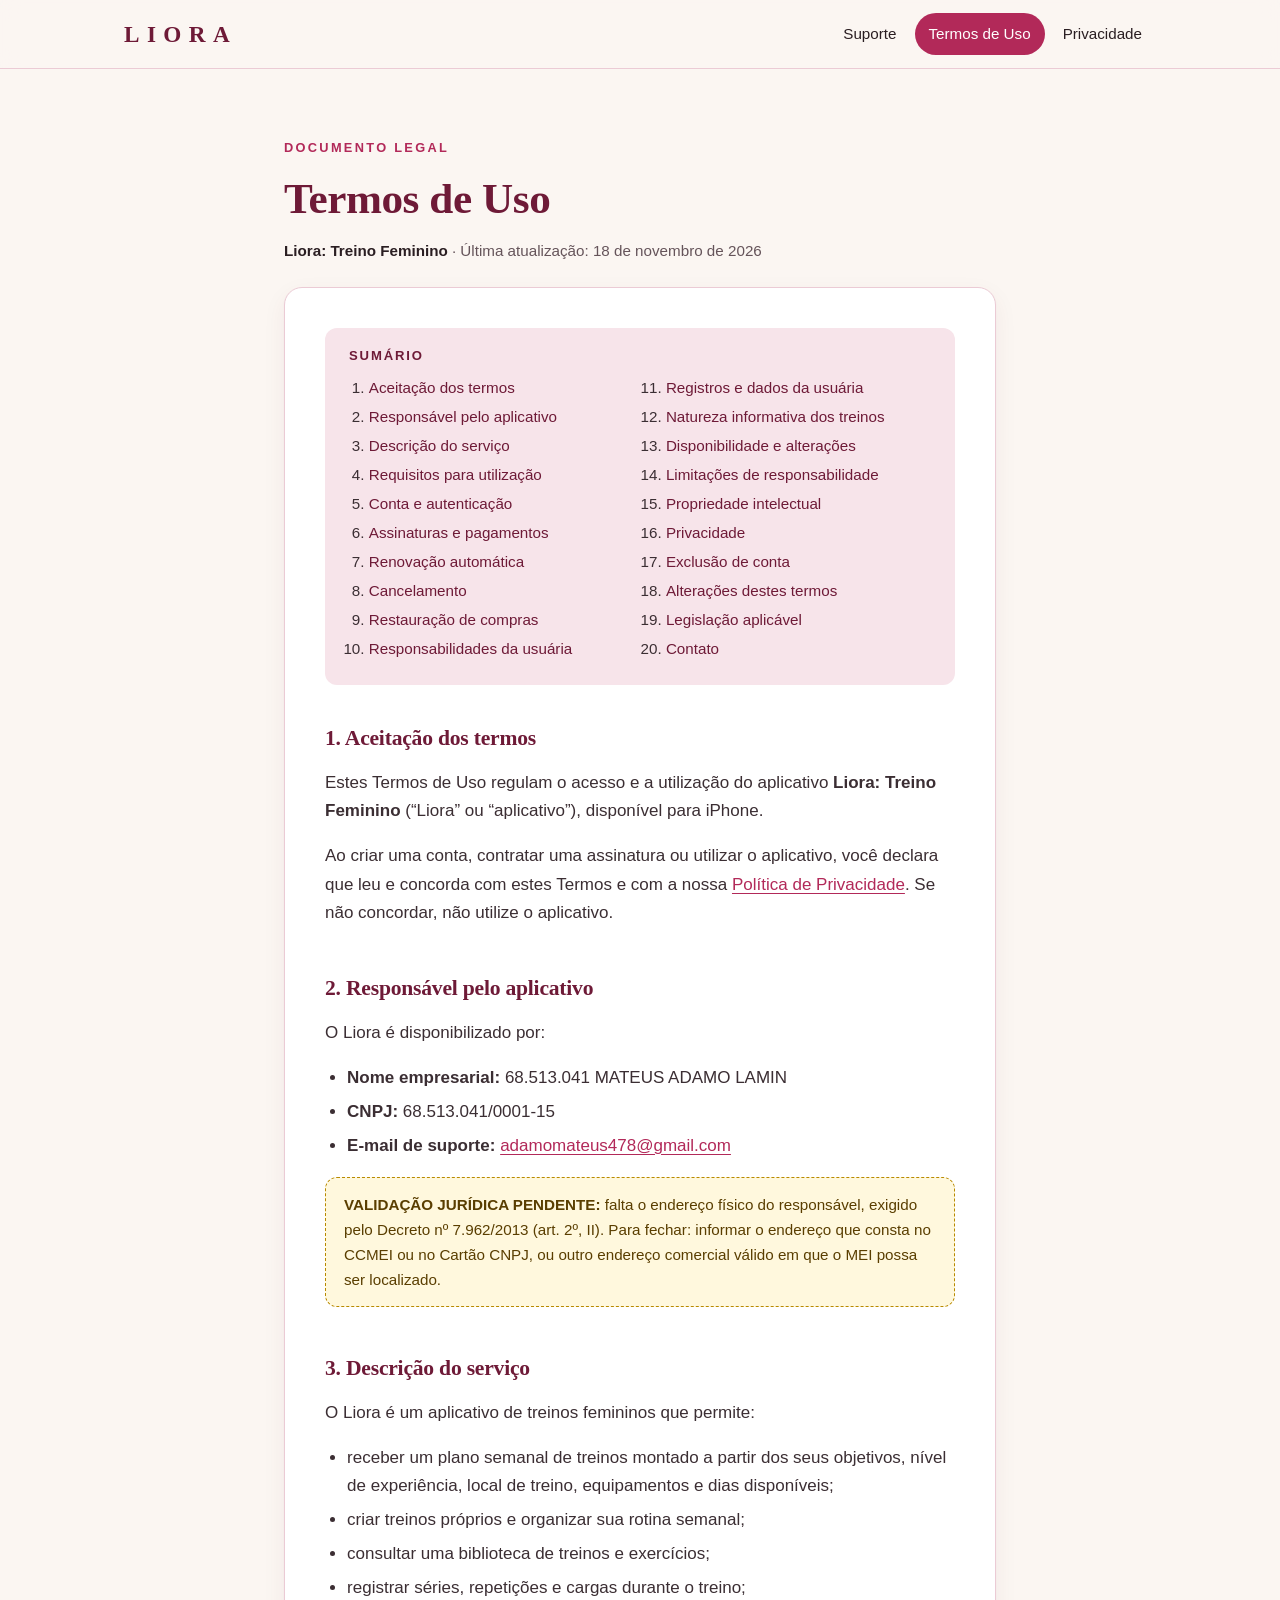
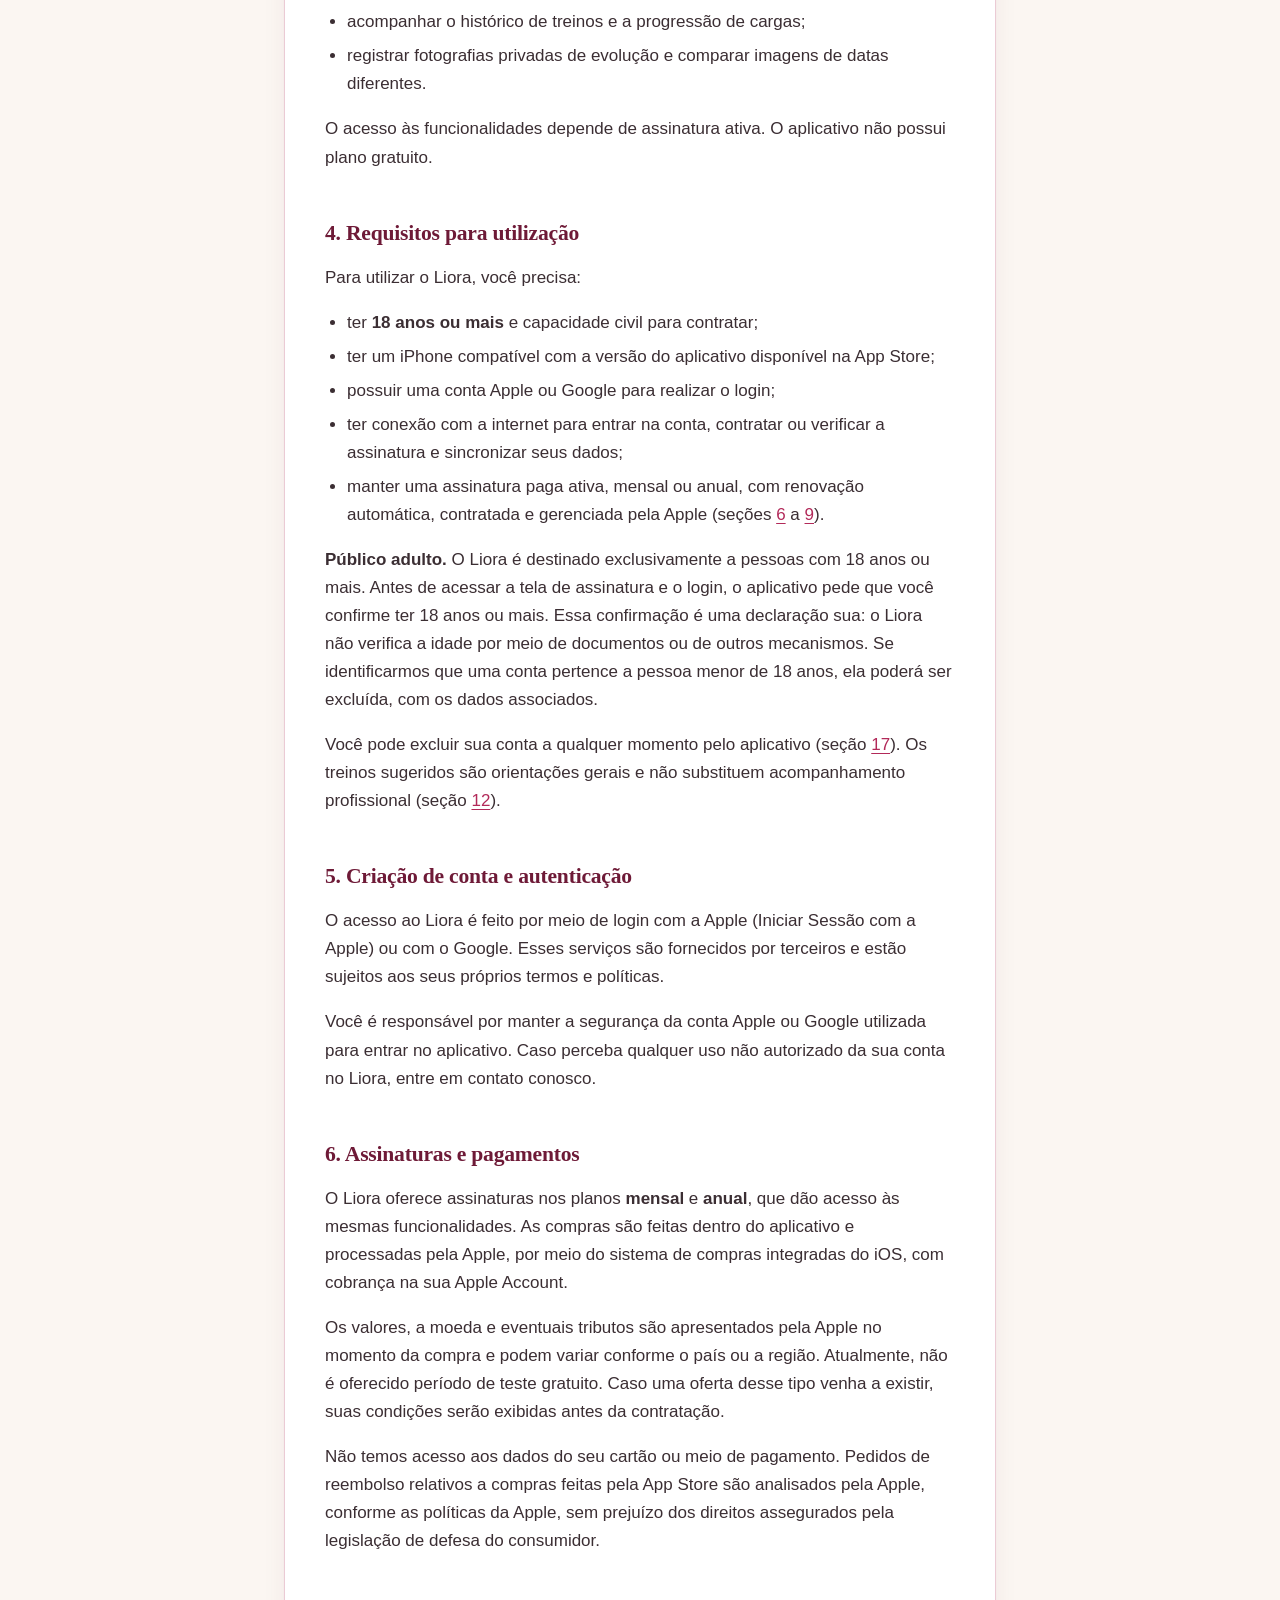
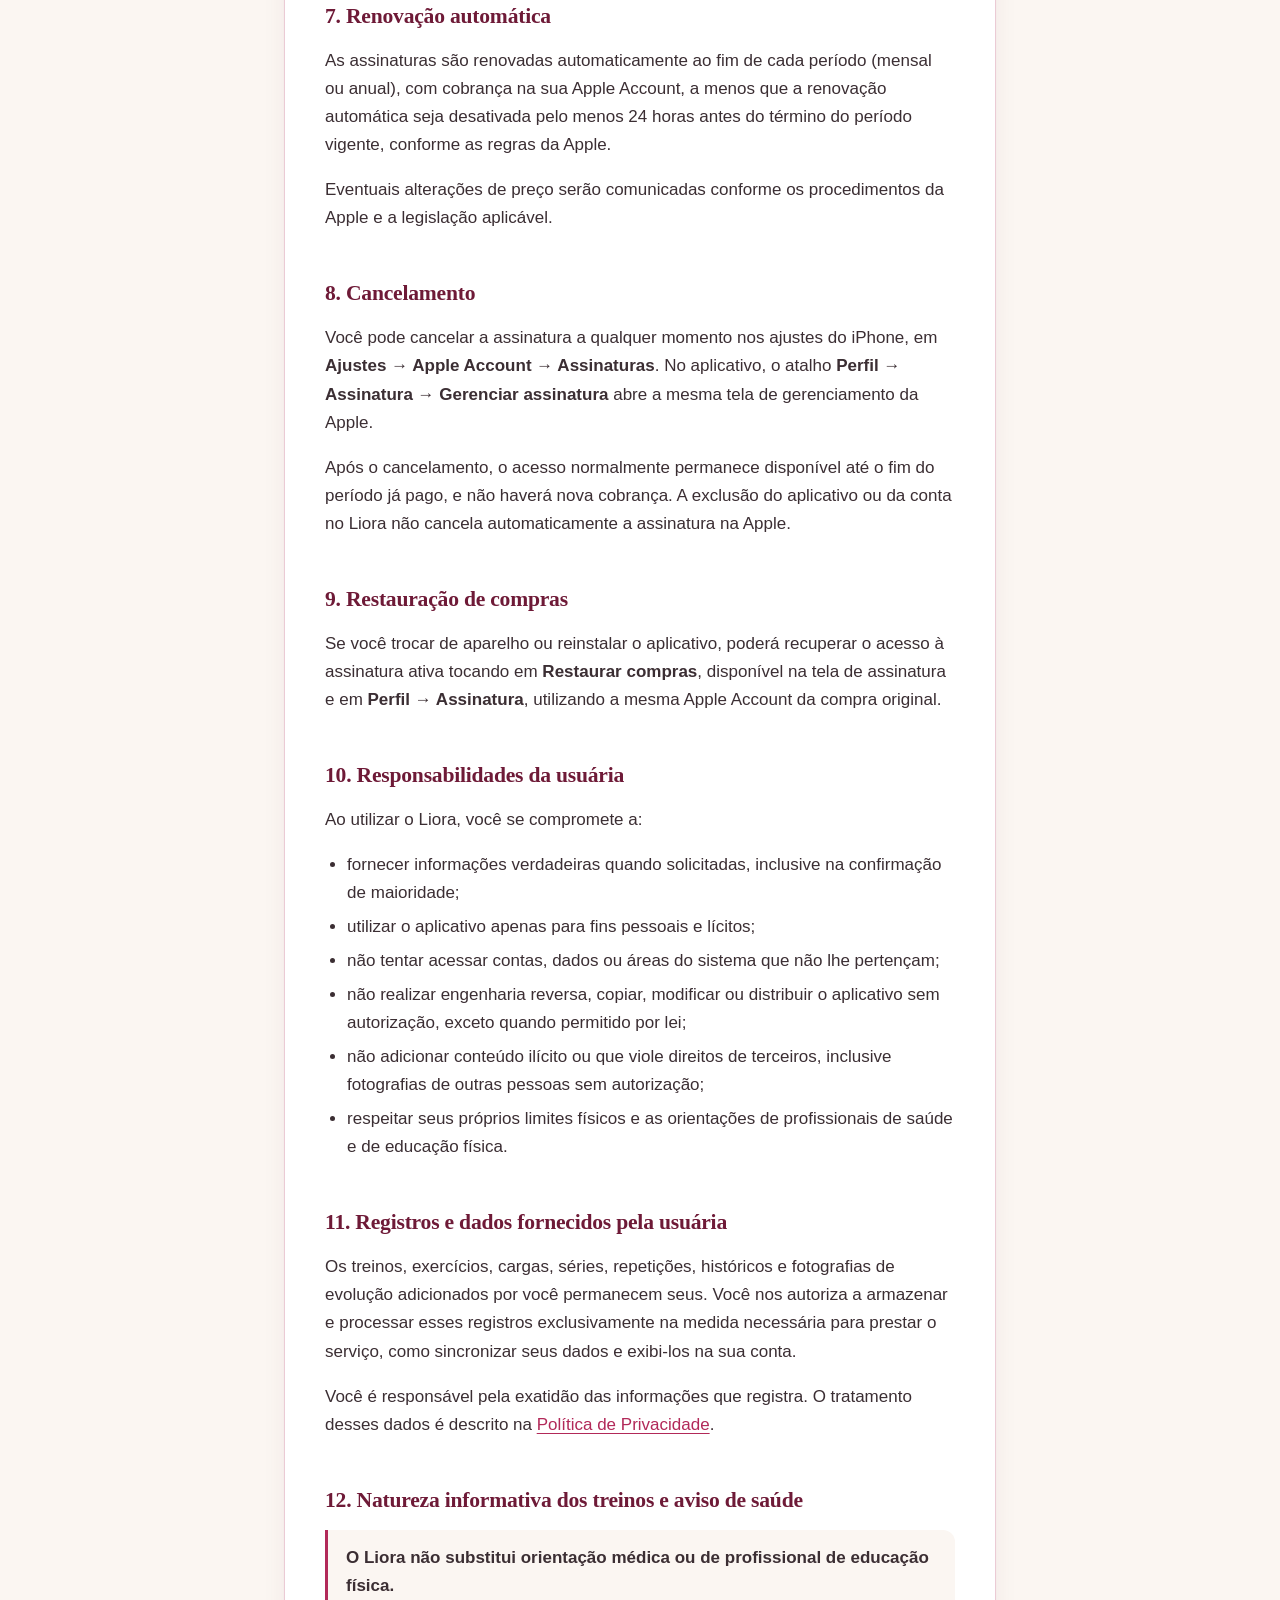
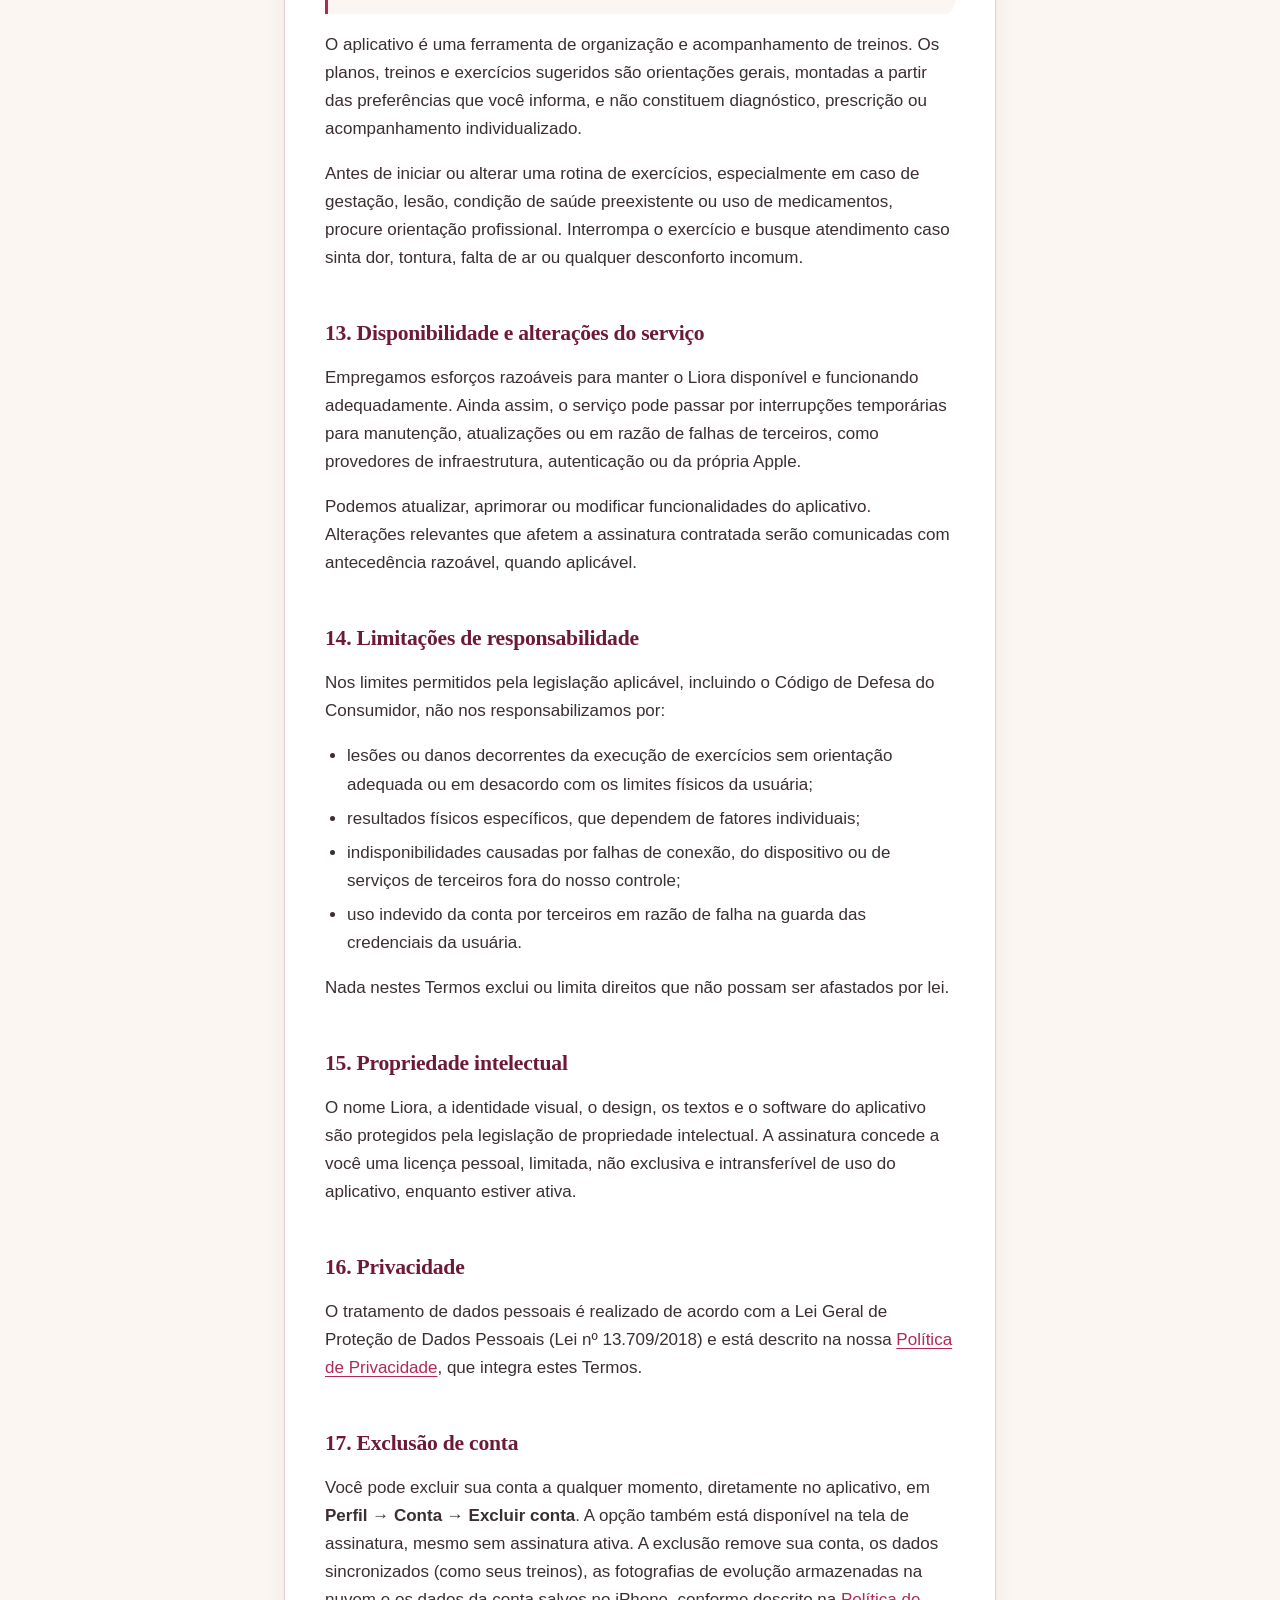
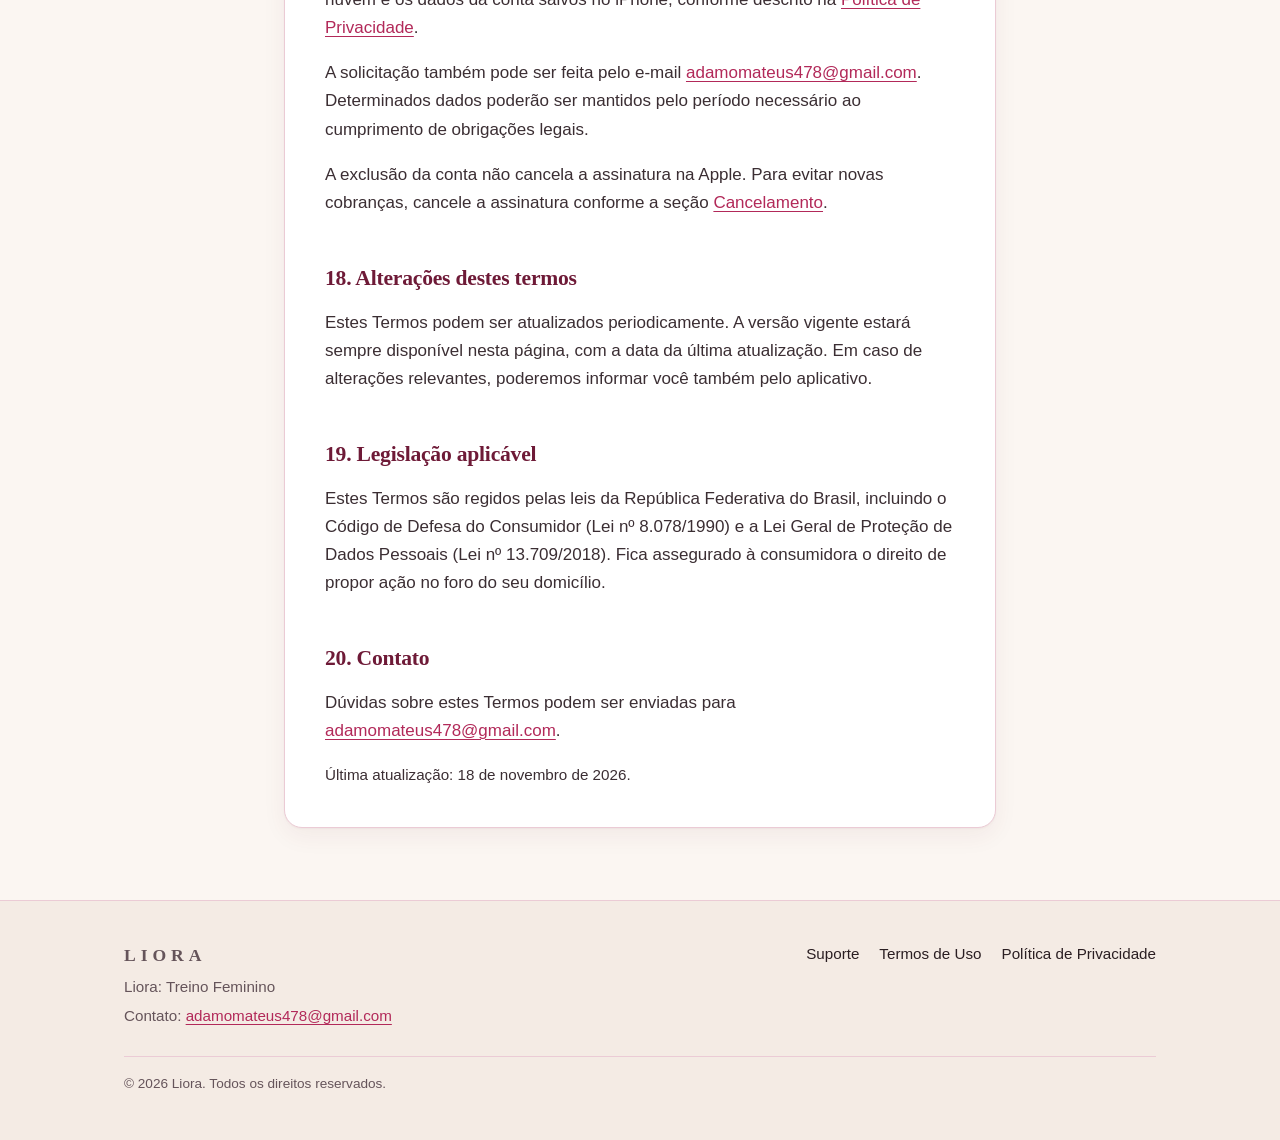
<file: termos.html>
<!DOCTYPE html>
<html lang="pt-BR">
<head>
  <meta charset="UTF-8">
  <meta name="viewport" content="width=device-width, initial-scale=1">
  <title>Termos de Uso | Liora: Treino Feminino</title>
  <meta name="description" content="Termos de Uso do Liora: Treino Feminino. Condições de uso do aplicativo, assinaturas, renovação automática, cancelamento e responsabilidades.">
  <meta name="theme-color" content="#FBF6F2">
  <link rel="icon" href="assets/favicon.svg" type="image/svg+xml">
  <link rel="stylesheet" href="css/style.css">
</head>
<body>
  <a class="skip-link" href="#conteudo">Pular para o conteúdo</a>

  <header class="site-header">
    <div class="container">
      <a class="brand" href="index.html" aria-label="Liora — página inicial de suporte">LIORA</a>
      <nav class="site-nav" aria-label="Navegação principal">
        <ul>
          <li><a href="index.html">Suporte</a></li>
          <li><a href="termos.html" aria-current="page">Termos de Uso</a></li>
          <li><a href="privacidade.html">Privacidade</a></li>
        </ul>
      </nav>
    </div>
  </header>

  <main id="conteudo">
    <div class="container container--text">
      <header class="doc-header">
        <p class="eyebrow">Documento legal</p>
        <h1>Termos de Uso</h1>
        <p class="doc-meta"><strong>Liora: Treino Feminino</strong> · Última atualização: <time datetime="2026-11-18">18 de novembro de 2026</time></p>
      </header>

      <article class="doc">
        <nav class="toc" aria-labelledby="titulo-sumario">
          <h2 id="titulo-sumario">Sumário</h2>
          <ol>
            <li><a href="#aceitacao">Aceitação dos termos</a></li>
            <li><a href="#responsavel">Responsável pelo aplicativo</a></li>
            <li><a href="#servico">Descrição do serviço</a></li>
            <li><a href="#requisitos">Requisitos para utilização</a></li>
            <li><a href="#conta">Conta e autenticação</a></li>
            <li><a href="#assinaturas">Assinaturas e pagamentos</a></li>
            <li><a href="#renovacao">Renovação automática</a></li>
            <li><a href="#cancelamento">Cancelamento</a></li>
            <li><a href="#restauracao">Restauração de compras</a></li>
            <li><a href="#responsabilidades">Responsabilidades da usuária</a></li>
            <li><a href="#registros">Registros e dados da usuária</a></li>
            <li><a href="#saude">Natureza informativa dos treinos</a></li>
            <li><a href="#disponibilidade">Disponibilidade e alterações</a></li>
            <li><a href="#limitacoes">Limitações de responsabilidade</a></li>
            <li><a href="#propriedade">Propriedade intelectual</a></li>
            <li><a href="#privacidade">Privacidade</a></li>
            <li><a href="#exclusao">Exclusão de conta</a></li>
            <li><a href="#alteracoes">Alterações destes termos</a></li>
            <li><a href="#legislacao">Legislação aplicável</a></li>
            <li><a href="#contato">Contato</a></li>
          </ol>
        </nav>

        <h2 id="aceitacao">1. Aceitação dos termos</h2>
        <p>Estes Termos de Uso regulam o acesso e a utilização do aplicativo <strong>Liora: Treino Feminino</strong> (“Liora” ou “aplicativo”), disponível para iPhone.</p>
        <p>Ao criar uma conta, contratar uma assinatura ou utilizar o aplicativo, você declara que leu e concorda com estes Termos e com a nossa <a href="privacidade.html">Política de Privacidade</a>. Se não concordar, não utilize o aplicativo.</p>

        <h2 id="responsavel">2. Responsável pelo aplicativo</h2>
        <p>O Liora é disponibilizado por:</p>
        <ul>
          <li><strong>Nome empresarial:</strong> 68.513.041 MATEUS ADAMO LAMIN</li>
          <li><strong>CNPJ:</strong> 68.513.041/0001-15</li>
          <li><strong>E-mail de suporte:</strong> <a href="mailto:adamomateus478@gmail.com">adamomateus478@gmail.com</a></li>
        </ul>

        <div class="revisar-bloco">
          <p><strong>VALIDAÇÃO JURÍDICA PENDENTE:</strong> falta o endereço físico do responsável, exigido pelo Decreto nº 7.962/2013 (art. 2º, II). Para fechar: informar o endereço que consta no CCMEI ou no Cartão CNPJ, ou outro endereço comercial válido em que o MEI possa ser localizado.</p>
        </div>

        <h2 id="servico">3. Descrição do serviço</h2>
        <p>O Liora é um aplicativo de treinos femininos que permite:</p>
        <ul>
          <li>receber um plano semanal de treinos montado a partir dos seus objetivos, nível de experiência, local de treino, equipamentos e dias disponíveis;</li>
          <li>criar treinos próprios e organizar sua rotina semanal;</li>
          <li>consultar uma biblioteca de treinos e exercícios;</li>
          <li>registrar séries, repetições e cargas durante o treino;</li>
          <li>acompanhar o histórico de treinos e a progressão de cargas;</li>
          <li>registrar fotografias privadas de evolução e comparar imagens de datas diferentes.</li>
        </ul>
        <p>O acesso às funcionalidades depende de assinatura ativa. O aplicativo não possui plano gratuito.</p>

        <h2 id="requisitos">4. Requisitos para utilização</h2>
        <p>Para utilizar o Liora, você precisa:</p>
        <ul>
          <li>ter <strong>18 anos ou mais</strong> e capacidade civil para contratar;</li>
          <li>ter um iPhone compatível com a versão do aplicativo disponível na App Store;</li>
          <li>possuir uma conta Apple ou Google para realizar o login;</li>
          <li>ter conexão com a internet para entrar na conta, contratar ou verificar a assinatura e sincronizar seus dados;</li>
          <li>manter uma assinatura paga ativa, mensal ou anual, com renovação automática, contratada e gerenciada pela Apple (seções <a href="#assinaturas">6</a> a <a href="#restauracao">9</a>).</li>
        </ul>
        <p><strong>Público adulto.</strong> O Liora é destinado exclusivamente a pessoas com 18 anos ou mais. Antes de acessar a tela de assinatura e o login, o aplicativo pede que você confirme ter 18 anos ou mais. Essa confirmação é uma declaração sua: o Liora não verifica a idade por meio de documentos ou de outros mecanismos. Se identificarmos que uma conta pertence a pessoa menor de 18 anos, ela poderá ser excluída, com os dados associados.</p>
        <p>Você pode excluir sua conta a qualquer momento pelo aplicativo (seção <a href="#exclusao">17</a>). Os treinos sugeridos são orientações gerais e não substituem acompanhamento profissional (seção <a href="#saude">12</a>).</p>

        <h2 id="conta">5. Criação de conta e autenticação</h2>
        <p>O acesso ao Liora é feito por meio de login com a Apple (Iniciar Sessão com a Apple) ou com o Google. Esses serviços são fornecidos por terceiros e estão sujeitos aos seus próprios termos e políticas.</p>
        <p>Você é responsável por manter a segurança da conta Apple ou Google utilizada para entrar no aplicativo. Caso perceba qualquer uso não autorizado da sua conta no Liora, entre em contato conosco.</p>

        <h2 id="assinaturas">6. Assinaturas e pagamentos</h2>
        <p>O Liora oferece assinaturas nos planos <strong>mensal</strong> e <strong>anual</strong>, que dão acesso às mesmas funcionalidades. As compras são feitas dentro do aplicativo e processadas pela Apple, por meio do sistema de compras integradas do iOS, com cobrança na sua Apple Account.</p>
        <p>Os valores, a moeda e eventuais tributos são apresentados pela Apple no momento da compra e podem variar conforme o país ou a região. Atualmente, não é oferecido período de teste gratuito. Caso uma oferta desse tipo venha a existir, suas condições serão exibidas antes da contratação.</p>
        <p>Não temos acesso aos dados do seu cartão ou meio de pagamento. Pedidos de reembolso relativos a compras feitas pela App Store são analisados pela Apple, conforme as políticas da Apple, sem prejuízo dos direitos assegurados pela legislação de defesa do consumidor.</p>

        <h2 id="renovacao">7. Renovação automática</h2>
        <p>As assinaturas são renovadas automaticamente ao fim de cada período (mensal ou anual), com cobrança na sua Apple Account, a menos que a renovação automática seja desativada pelo menos 24 horas antes do término do período vigente, conforme as regras da Apple.</p>
        <p>Eventuais alterações de preço serão comunicadas conforme os procedimentos da Apple e a legislação aplicável.</p>

        <h2 id="cancelamento">8. Cancelamento</h2>
        <p>Você pode cancelar a assinatura a qualquer momento nos ajustes do iPhone, em <strong>Ajustes → Apple Account → Assinaturas</strong>. No aplicativo, o atalho <strong>Perfil → Assinatura → Gerenciar assinatura</strong> abre a mesma tela de gerenciamento da Apple.</p>
        <p>Após o cancelamento, o acesso normalmente permanece disponível até o fim do período já pago, e não haverá nova cobrança. A exclusão do aplicativo ou da conta no Liora não cancela automaticamente a assinatura na Apple.</p>

        <h2 id="restauracao">9. Restauração de compras</h2>
        <p>Se você trocar de aparelho ou reinstalar o aplicativo, poderá recuperar o acesso à assinatura ativa tocando em <strong>Restaurar compras</strong>, disponível na tela de assinatura e em <strong>Perfil → Assinatura</strong>, utilizando a mesma Apple Account da compra original.</p>

        <h2 id="responsabilidades">10. Responsabilidades da usuária</h2>
        <p>Ao utilizar o Liora, você se compromete a:</p>
        <ul>
          <li>fornecer informações verdadeiras quando solicitadas, inclusive na confirmação de maioridade;</li>
          <li>utilizar o aplicativo apenas para fins pessoais e lícitos;</li>
          <li>não tentar acessar contas, dados ou áreas do sistema que não lhe pertençam;</li>
          <li>não realizar engenharia reversa, copiar, modificar ou distribuir o aplicativo sem autorização, exceto quando permitido por lei;</li>
          <li>não adicionar conteúdo ilícito ou que viole direitos de terceiros, inclusive fotografias de outras pessoas sem autorização;</li>
          <li>respeitar seus próprios limites físicos e as orientações de profissionais de saúde e de educação física.</li>
        </ul>

        <h2 id="registros">11. Registros e dados fornecidos pela usuária</h2>
        <p>Os treinos, exercícios, cargas, séries, repetições, históricos e fotografias de evolução adicionados por você permanecem seus. Você nos autoriza a armazenar e processar esses registros exclusivamente na medida necessária para prestar o serviço, como sincronizar seus dados e exibi-los na sua conta.</p>
        <p>Você é responsável pela exatidão das informações que registra. O tratamento desses dados é descrito na <a href="privacidade.html">Política de Privacidade</a>.</p>

        <h2 id="saude">12. Natureza informativa dos treinos e aviso de saúde</h2>
        <div class="notice">
          <p><strong>O Liora não substitui orientação médica ou de profissional de educação física.</strong></p>
        </div>
        <p>O aplicativo é uma ferramenta de organização e acompanhamento de treinos. Os planos, treinos e exercícios sugeridos são orientações gerais, montadas a partir das preferências que você informa, e não constituem diagnóstico, prescrição ou acompanhamento individualizado.</p>
        <p>Antes de iniciar ou alterar uma rotina de exercícios, especialmente em caso de gestação, lesão, condição de saúde preexistente ou uso de medicamentos, procure orientação profissional. Interrompa o exercício e busque atendimento caso sinta dor, tontura, falta de ar ou qualquer desconforto incomum.</p>

        <h2 id="disponibilidade">13. Disponibilidade e alterações do serviço</h2>
        <p>Empregamos esforços razoáveis para manter o Liora disponível e funcionando adequadamente. Ainda assim, o serviço pode passar por interrupções temporárias para manutenção, atualizações ou em razão de falhas de terceiros, como provedores de infraestrutura, autenticação ou da própria Apple.</p>
        <p>Podemos atualizar, aprimorar ou modificar funcionalidades do aplicativo. Alterações relevantes que afetem a assinatura contratada serão comunicadas com antecedência razoável, quando aplicável.</p>

        <h2 id="limitacoes">14. Limitações de responsabilidade</h2>
        <p>Nos limites permitidos pela legislação aplicável, incluindo o Código de Defesa do Consumidor, não nos responsabilizamos por:</p>
        <ul>
          <li>lesões ou danos decorrentes da execução de exercícios sem orientação adequada ou em desacordo com os limites físicos da usuária;</li>
          <li>resultados físicos específicos, que dependem de fatores individuais;</li>
          <li>indisponibilidades causadas por falhas de conexão, do dispositivo ou de serviços de terceiros fora do nosso controle;</li>
          <li>uso indevido da conta por terceiros em razão de falha na guarda das credenciais da usuária.</li>
        </ul>
        <p>Nada nestes Termos exclui ou limita direitos que não possam ser afastados por lei.</p>

        <h2 id="propriedade">15. Propriedade intelectual</h2>
        <p>O nome Liora, a identidade visual, o design, os textos e o software do aplicativo são protegidos pela legislação de propriedade intelectual. A assinatura concede a você uma licença pessoal, limitada, não exclusiva e intransferível de uso do aplicativo, enquanto estiver ativa.</p>

        <h2 id="privacidade">16. Privacidade</h2>
        <p>O tratamento de dados pessoais é realizado de acordo com a Lei Geral de Proteção de Dados Pessoais (Lei nº 13.709/2018) e está descrito na nossa <a href="privacidade.html">Política de Privacidade</a>, que integra estes Termos.</p>

        <h2 id="exclusao">17. Exclusão de conta</h2>
        <p>Você pode excluir sua conta a qualquer momento, diretamente no aplicativo, em <strong>Perfil → Conta → Excluir conta</strong>. A opção também está disponível na tela de assinatura, mesmo sem assinatura ativa. A exclusão remove sua conta, os dados sincronizados (como seus treinos), as fotografias de evolução armazenadas na nuvem e os dados da conta salvos no iPhone, conforme descrito na <a href="privacidade.html#retencao">Política de Privacidade</a>.</p>
        <p>A solicitação também pode ser feita pelo e-mail <a href="mailto:adamomateus478@gmail.com?subject=Exclus%C3%A3o%20de%20conta%20Liora">adamomateus478@gmail.com</a>. Determinados dados poderão ser mantidos pelo período necessário ao cumprimento de obrigações legais.</p>
        <p>A exclusão da conta não cancela a assinatura na Apple. Para evitar novas cobranças, cancele a assinatura conforme a seção <a href="#cancelamento">Cancelamento</a>.</p>

        <h2 id="alteracoes">18. Alterações destes termos</h2>
        <p>Estes Termos podem ser atualizados periodicamente. A versão vigente estará sempre disponível nesta página, com a data da última atualização. Em caso de alterações relevantes, poderemos informar você também pelo aplicativo.</p>

        <h2 id="legislacao">19. Legislação aplicável</h2>
        <p>Estes Termos são regidos pelas leis da República Federativa do Brasil, incluindo o Código de Defesa do Consumidor (Lei nº 8.078/1990) e a Lei Geral de Proteção de Dados Pessoais (Lei nº 13.709/2018). Fica assegurado à consumidora o direito de propor ação no foro do seu domicílio.</p>

        <h2 id="contato">20. Contato</h2>
        <p>Dúvidas sobre estes Termos podem ser enviadas para <a href="mailto:adamomateus478@gmail.com">adamomateus478@gmail.com</a>.</p>
        <p class="doc-meta">Última atualização: <time datetime="2026-11-18">18 de novembro de 2026</time>.</p>
      </article>
    </div>
  </main>

  <footer class="site-footer">
    <div class="container">
      <div>
        <p class="footer-brand">LIORA</p>
        <p>Liora: Treino Feminino</p>
        <p>Contato: <a href="mailto:adamomateus478@gmail.com">adamomateus478@gmail.com</a></p>
      </div>
      <nav class="footer-nav" aria-label="Links do rodapé">
        <ul>
          <li><a href="index.html">Suporte</a></li>
          <li><a href="termos.html">Termos de Uso</a></li>
          <li><a href="privacidade.html">Política de Privacidade</a></li>
        </ul>
      </nav>
      <p class="footer-copy">© 2026 Liora. Todos os direitos reservados.</p>
    </div>
  </footer>
</body>
</html>
</file>
<file: css/style.css>
/* ==========================================================================
   Liora — site de suporte e documentos legais
   Direção visual: Soft Premium Fitness
   ========================================================================== */

:root {
  --cream: #FBF6F2;
  --cream-deep: #F4EBE4;
  --surface: #FFFFFF;
  --pink-soft: #F7E4EA;
  --pink-line: #EBCBD5;
  --rose: #B22959;
  --rose-hover: #961F4A;
  --wine: #6E1A37;
  --text: #2A1E22;
  --text-muted: #65545A;
  --focus: #6E1A37;

  --serif: "Iowan Old Style", "Palatino Linotype", Palatino, Georgia, "Times New Roman", serif;
  --sans: -apple-system, BlinkMacSystemFont, "SF Pro Text", "Segoe UI", Roboto, "Helvetica Neue", Arial, sans-serif;

  --radius: 18px;
  --radius-sm: 12px;
  --shadow: 0 1px 2px rgba(110, 26, 55, 0.04), 0 8px 24px rgba(110, 26, 55, 0.06);
  --max: 1080px;
  --max-text: 760px;
}

*,
*::before,
*::after {
  box-sizing: border-box;
}

html {
  -webkit-text-size-adjust: 100%;
  text-size-adjust: 100%;
}

body {
  margin: 0;
  background: var(--cream);
  color: var(--text);
  font-family: var(--sans);
  font-size: 1.0625rem;
  line-height: 1.65;
  -webkit-font-smoothing: antialiased;
}

img,
svg {
  max-width: 100%;
  display: block;
}

a {
  color: var(--rose);
  text-decoration-thickness: 1px;
  text-underline-offset: 3px;
}

a:hover {
  color: var(--rose-hover);
}

:focus-visible {
  outline: 3px solid var(--focus);
  outline-offset: 3px;
  border-radius: 6px;
}

h1,
h2,
h3 {
  font-family: var(--serif);
  color: var(--wine);
  font-weight: 600;
  line-height: 1.25;
  letter-spacing: -0.01em;
}

/* Link de pular para o conteúdo -------------------------------------------- */
.skip-link {
  position: absolute;
  left: 16px;
  top: -60px;
  background: var(--wine);
  color: #fff;
  padding: 10px 16px;
  border-radius: 10px;
  z-index: 10;
  text-decoration: none;
}

.skip-link:focus {
  top: 12px;
  color: #fff;
}

/* Layout ------------------------------------------------------------------- */
.container {
  width: 100%;
  max-width: var(--max);
  margin: 0 auto;
  padding: 0 24px;
}

.container--text {
  max-width: var(--max-text);
}

/* Cabeçalho ---------------------------------------------------------------- */
.site-header {
  background: rgba(251, 246, 242, 0.94);
  border-bottom: 1px solid var(--pink-line);
  position: sticky;
  top: 0;
  z-index: 5;
}

@supports (backdrop-filter: blur(8px)) {
  .site-header {
    background: rgba(251, 246, 242, 0.82);
    backdrop-filter: saturate(140%) blur(10px);
    -webkit-backdrop-filter: saturate(140%) blur(10px);
  }
}

.site-header .container {
  display: flex;
  align-items: center;
  justify-content: space-between;
  gap: 16px;
  min-height: 68px;
  flex-wrap: wrap;
}

.brand {
  font-family: var(--serif);
  font-size: 1.45rem;
  letter-spacing: 0.32em;
  color: var(--wine);
  text-decoration: none;
  font-weight: 600;
  padding: 6px 0;
}

.brand:hover {
  color: var(--rose);
}

.site-nav ul {
  list-style: none;
  margin: 0;
  padding: 0;
  display: flex;
  gap: 4px;
  flex-wrap: wrap;
}

.site-nav a {
  display: inline-block;
  padding: 8px 14px;
  border-radius: 999px;
  color: var(--text);
  text-decoration: none;
  font-size: 0.95rem;
  font-weight: 500;
}

.site-nav a:hover {
  background: var(--pink-soft);
  color: var(--wine);
}

.site-nav a[aria-current="page"] {
  background: var(--rose);
  color: #fff;
}

/* Hero --------------------------------------------------------------------- */
.hero {
  padding: 72px 0 40px;
  text-align: center;
}

.eyebrow {
  display: inline-block;
  font-size: 0.8rem;
  letter-spacing: 0.18em;
  text-transform: uppercase;
  color: var(--rose);
  font-weight: 600;
  margin: 0 0 14px;
}

.hero h1 {
  font-size: clamp(2.1rem, 5vw, 3.1rem);
  margin: 0 0 16px;
}

.hero .lead {
  font-size: 1.15rem;
  color: var(--text-muted);
  max-width: 560px;
  margin: 0 auto;
}

.divider {
  width: 56px;
  height: 2px;
  background: var(--rose);
  border: 0;
  margin: 28px auto 0;
  border-radius: 2px;
}

/* Cartão de contato ---------------------------------------------------------- */
.contact-card {
  background: var(--surface);
  border: 1px solid var(--pink-line);
  border-radius: var(--radius);
  box-shadow: var(--shadow);
  padding: 32px;
  display: grid;
  grid-template-columns: 1fr auto;
  gap: 24px;
  align-items: center;
  margin: 24px 0 64px;
}

.contact-card h2 {
  margin: 0 0 6px;
  font-size: 1.5rem;
}

.contact-card p {
  margin: 0;
  color: var(--text-muted);
}

.contact-email {
  display: inline-block;
  margin-top: 10px;
  font-weight: 600;
  font-size: 1.05rem;
  word-break: break-all;
}

.button {
  display: inline-flex;
  align-items: center;
  justify-content: center;
  gap: 10px;
  background: var(--rose);
  color: #fff;
  text-decoration: none;
  font-weight: 600;
  padding: 14px 26px;
  border-radius: 999px;
  white-space: nowrap;
  transition: background-color 0.2s ease;
}

.button:hover {
  background: var(--rose-hover);
  color: #fff;
}

.button svg {
  width: 18px;
  height: 18px;
}

/* FAQ ---------------------------------------------------------------------- */
.section {
  padding-bottom: 72px;
}

.section-title {
  font-size: 1.85rem;
  margin: 0 0 8px;
}

.section-intro {
  color: var(--text-muted);
  margin: 0 0 28px;
}

.faq {
  display: grid;
  gap: 12px;
}

.faq details {
  background: var(--surface);
  border: 1px solid var(--pink-line);
  border-radius: var(--radius-sm);
  overflow: hidden;
}

.faq details[open] {
  border-color: var(--rose);
  box-shadow: var(--shadow);
}

.faq summary {
  cursor: pointer;
  list-style: none;
  padding: 18px 56px 18px 22px;
  position: relative;
  font-weight: 600;
  color: var(--text);
}

.faq summary::-webkit-details-marker {
  display: none;
}

.faq summary::after {
  content: "";
  position: absolute;
  right: 22px;
  top: 50%;
  width: 10px;
  height: 10px;
  border-right: 2px solid var(--rose);
  border-bottom: 2px solid var(--rose);
  transform: translateY(-70%) rotate(45deg);
  transition: transform 0.2s ease;
}

.faq details[open] summary::after {
  transform: translateY(-30%) rotate(-135deg);
}

.faq summary:hover {
  background: var(--pink-soft);
}

.faq summary:focus-visible {
  outline-offset: -3px;
  border-radius: var(--radius-sm);
}

.faq .answer {
  padding: 0 22px 20px;
  color: var(--text-muted);
}

.faq .answer p {
  margin: 0 0 10px;
}

.faq .answer p:last-child {
  margin-bottom: 0;
}

.faq .answer ol,
.faq .answer ul {
  margin: 0 0 10px;
  padding-left: 1.3em;
}

.path {
  font-weight: 600;
  color: var(--text);
}

/* Documentos legais ---------------------------------------------------------- */
.doc-header {
  padding: 64px 0 24px;
}

.doc-header h1 {
  font-size: clamp(2rem, 4.5vw, 2.7rem);
  margin: 0 0 12px;
}

.doc-meta {
  color: var(--text-muted);
  margin: 0;
  font-size: 0.95rem;
}

.doc-meta strong {
  color: var(--text);
}

.doc {
  background: var(--surface);
  border: 1px solid var(--pink-line);
  border-radius: var(--radius);
  padding: 40px;
  margin-bottom: 72px;
  box-shadow: var(--shadow);
}

.doc h2 {
  font-size: 1.35rem;
  margin: 40px 0 12px;
  padding-top: 8px;
  scroll-margin-top: 90px;
}

.doc h2:first-of-type {
  margin-top: 8px;
}

.doc h3 {
  font-size: 1.08rem;
  font-family: var(--sans);
  color: var(--text);
  margin: 22px 0 8px;
}

.doc p,
.doc li {
  color: #3B2E33;
}

.doc ul,
.doc ol {
  padding-left: 1.3em;
}

.doc li {
  margin-bottom: 6px;
}

.toc {
  background: var(--pink-soft);
  border-radius: var(--radius-sm);
  padding: 20px 24px;
  margin: 0 0 32px;
}

.toc h2 {
  font-family: var(--sans);
  font-size: 0.82rem;
  letter-spacing: 0.14em;
  text-transform: uppercase;
  color: var(--wine);
  margin: 0 0 10px !important;
  padding: 0;
}

.toc ol {
  margin: 0;
  columns: 2;
  column-gap: 32px;
  font-size: 0.95rem;
}

.toc li {
  margin-bottom: 4px;
  break-inside: avoid;
}

.toc a {
  color: var(--wine);
  text-decoration: none;
}

.toc a:hover {
  text-decoration: underline;
}

.notice {
  border-left: 3px solid var(--rose);
  background: var(--cream);
  padding: 14px 18px;
  border-radius: 0 var(--radius-sm) var(--radius-sm) 0;
  margin: 16px 0;
}

.notice p {
  margin: 0;
}

/* Marcadores de revisão (remover antes de publicar) --------------------------- */
.revisar {
  background: #FFF1C2;
  color: #5A3E00;
  border: 1px dashed #B88A00;
  border-radius: 6px;
  padding: 1px 6px;
  font-size: 0.92em;
  font-weight: 600;
}

.revisar-bloco {
  background: #FFF8DD;
  border: 1px dashed #B88A00;
  color: #5A3E00;
  border-radius: var(--radius-sm);
  padding: 14px 18px;
  margin: 16px 0;
  font-size: 0.95rem;
}

.revisar-bloco p {
  margin: 0;
  color: #5A3E00;
}

/* Rodapé ------------------------------------------------------------------- */
.site-footer {
  border-top: 1px solid var(--pink-line);
  background: var(--cream-deep);
  padding: 40px 0;
  font-size: 0.95rem;
}

.site-footer .container {
  display: flex;
  justify-content: space-between;
  align-items: flex-start;
  gap: 24px;
  flex-wrap: wrap;
}

.footer-brand {
  font-family: var(--serif);
  letter-spacing: 0.28em;
  color: var(--wine);
  font-weight: 600;
  font-size: 1.1rem;
  margin: 0 0 6px;
}

.site-footer p {
  margin: 0 0 4px;
  color: var(--text-muted);
}

.footer-nav ul {
  list-style: none;
  margin: 0;
  padding: 0;
  display: flex;
  gap: 8px 20px;
  flex-wrap: wrap;
}

.footer-nav a {
  color: var(--text);
  text-decoration: none;
  font-weight: 500;
}

.footer-nav a:hover {
  color: var(--rose);
  text-decoration: underline;
}

.footer-copy {
  width: 100%;
  font-size: 0.85rem;
  padding-top: 16px;
  border-top: 1px solid var(--pink-line);
}

/* Responsivo --------------------------------------------------------------- */
@media (max-width: 720px) {
  body {
    font-size: 1rem;
  }

  .container {
    padding: 0 18px;
  }

  .site-header {
    position: static;
  }

  .site-header .container {
    flex-direction: column;
    align-items: center;
    padding-top: 14px;
    padding-bottom: 12px;
    gap: 8px;
  }

  .site-nav ul {
    justify-content: center;
  }

  .site-nav a {
    padding: 8px 12px;
    font-size: 0.92rem;
  }

  .hero {
    padding: 48px 0 28px;
  }

  .contact-card {
    grid-template-columns: 1fr;
    padding: 24px;
    text-align: center;
    margin-bottom: 48px;
  }

  .button {
    width: 100%;
  }

  .doc-header {
    padding: 44px 0 20px;
  }

  .doc {
    padding: 24px 20px;
    border-radius: var(--radius-sm);
    margin-bottom: 48px;
  }

  .toc ol {
    columns: 1;
  }

  .site-footer .container {
    flex-direction: column;
  }
}

@media (prefers-reduced-motion: reduce) {
  *,
  *::before,
  *::after {
    transition: none !important;
  }
}

@media print {
  .site-header,
  .site-footer,
  .skip-link,
  .toc {
    display: none;
  }

  body {
    background: #fff;
  }

  .doc {
    border: 0;
    box-shadow: none;
    padding: 0;
  }
}
</file>
